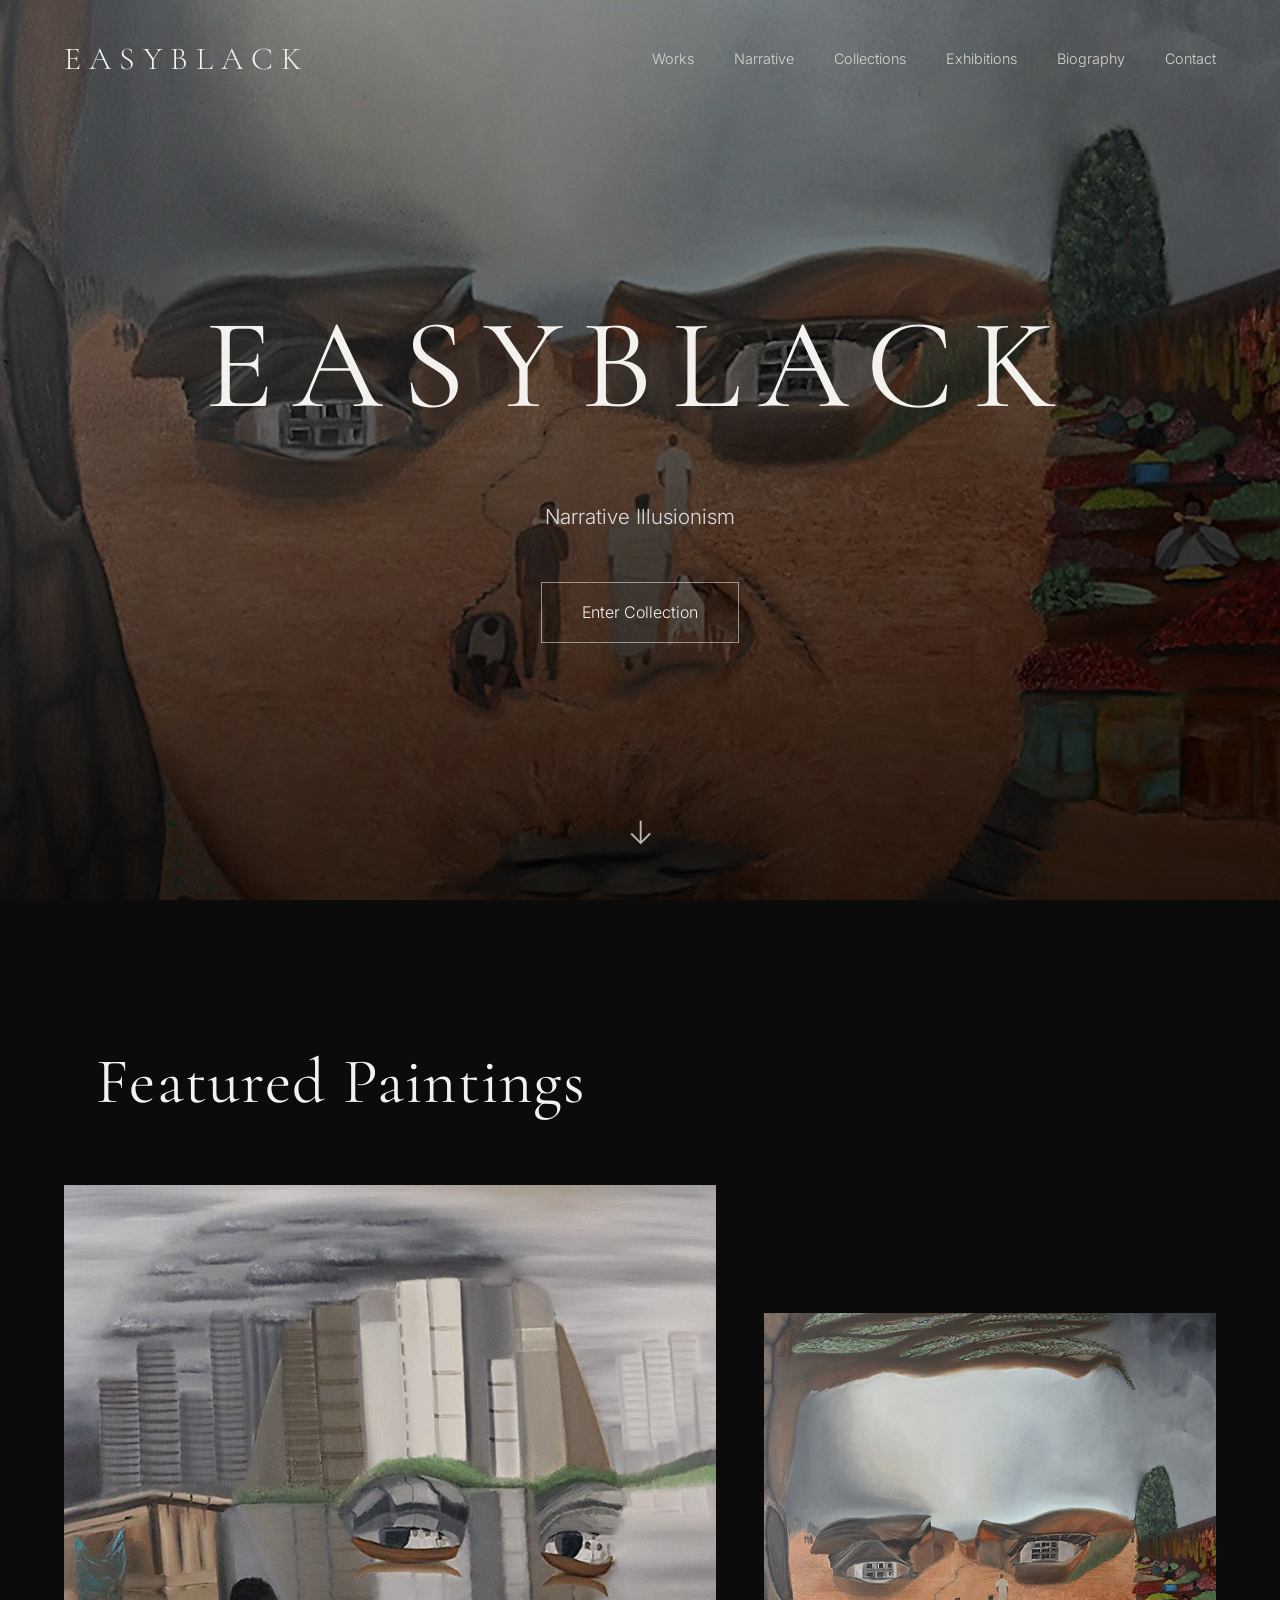
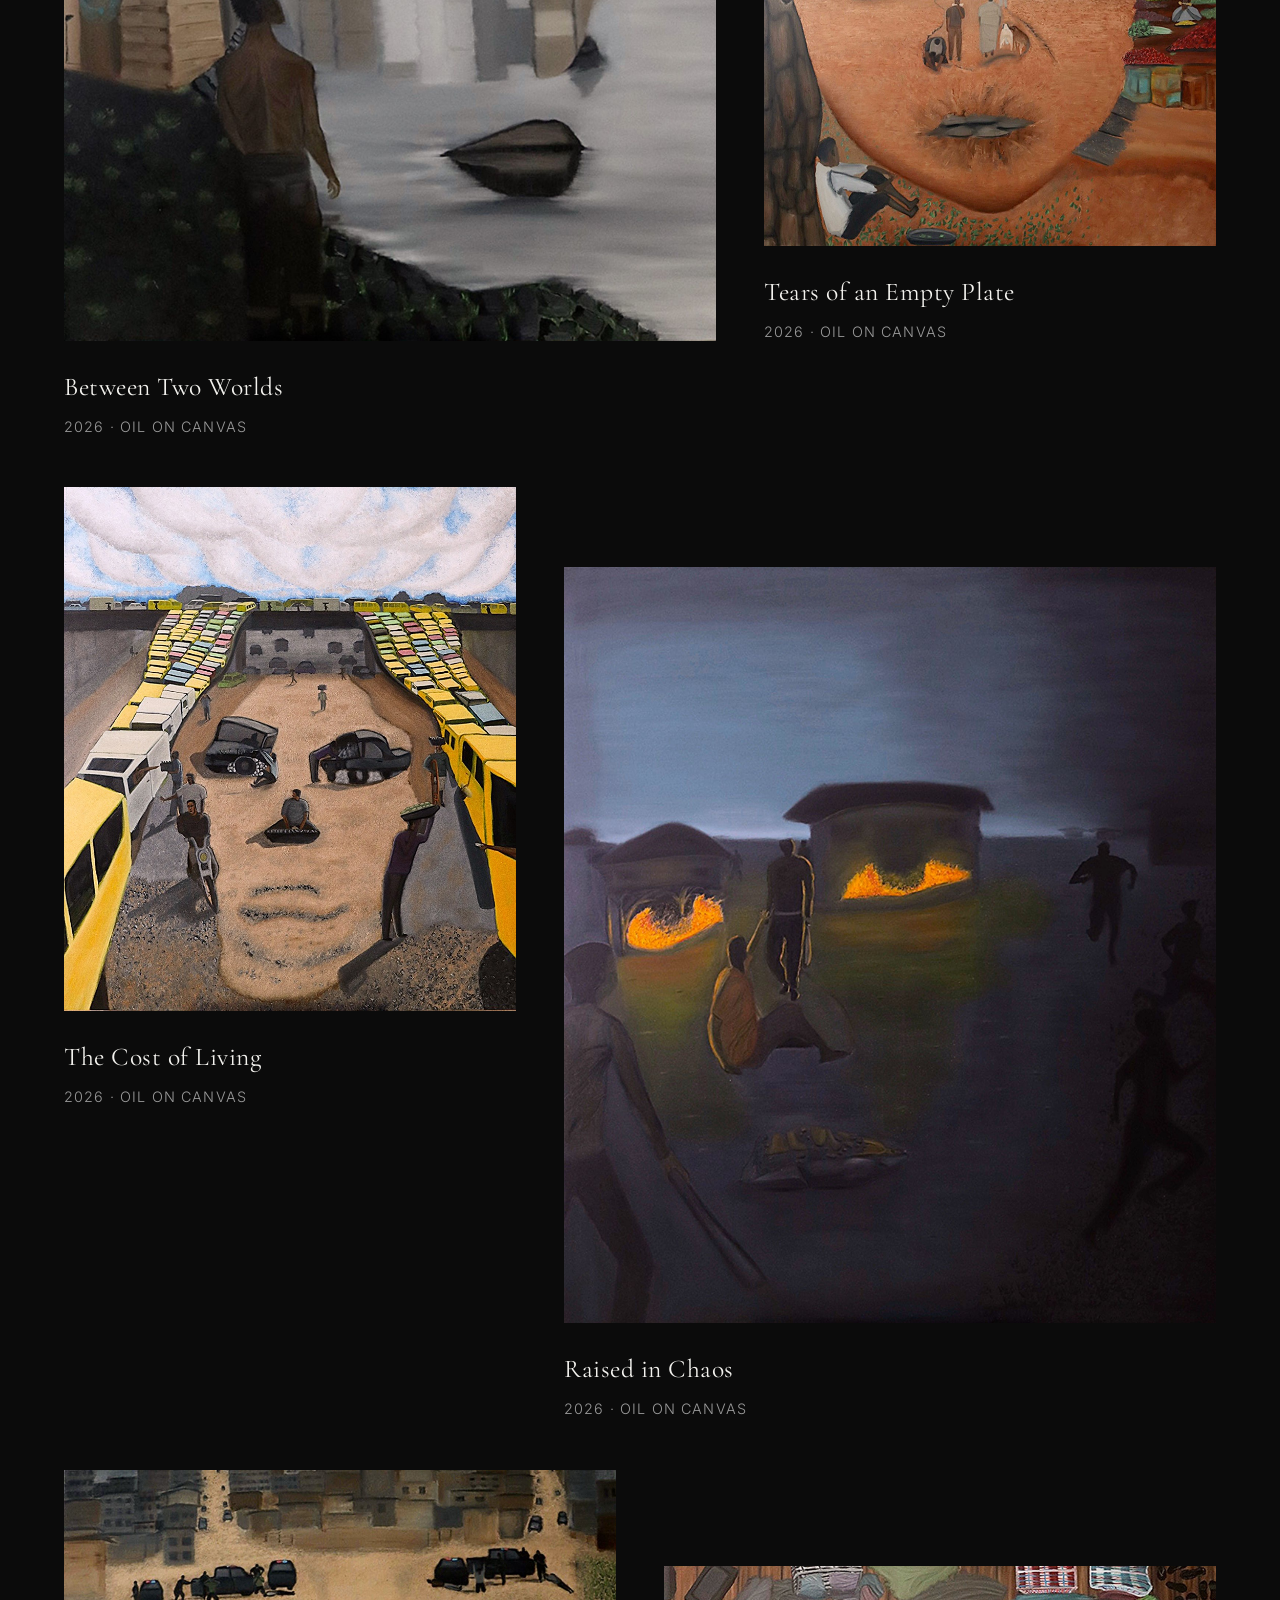
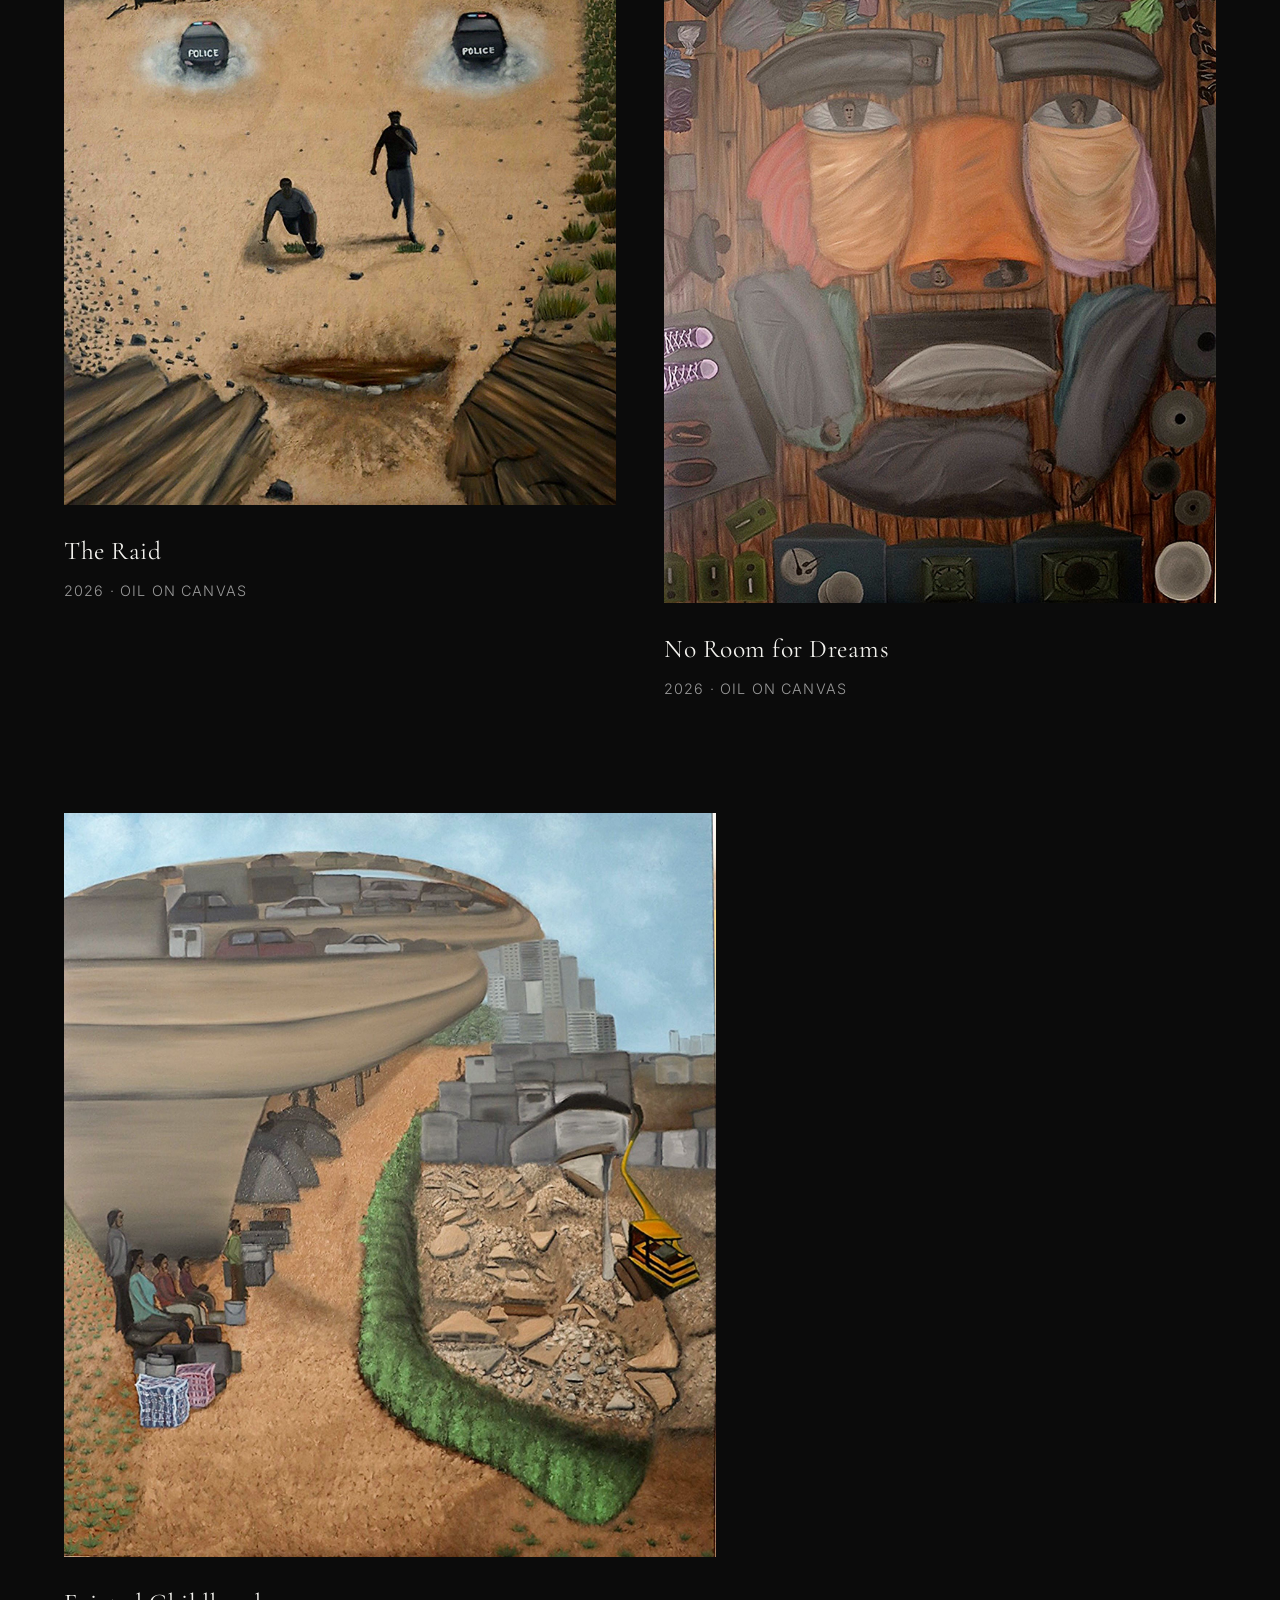
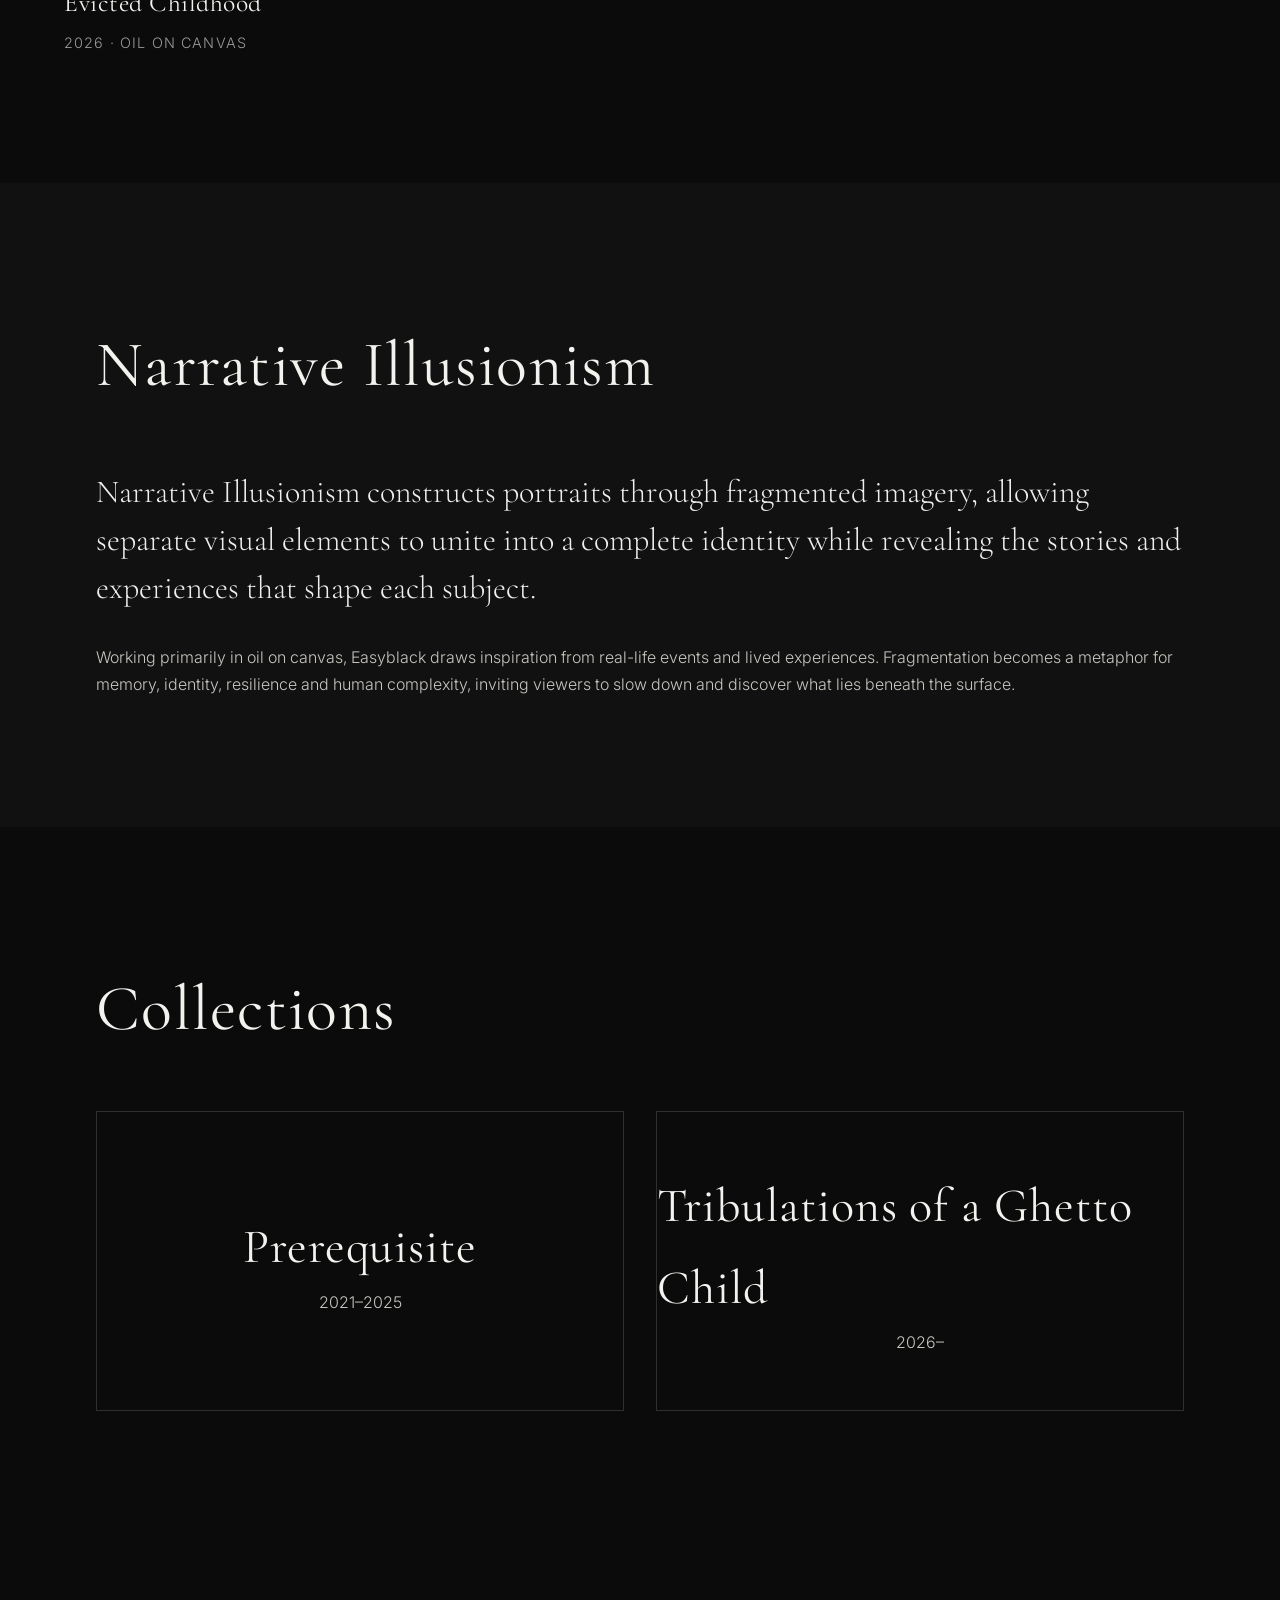
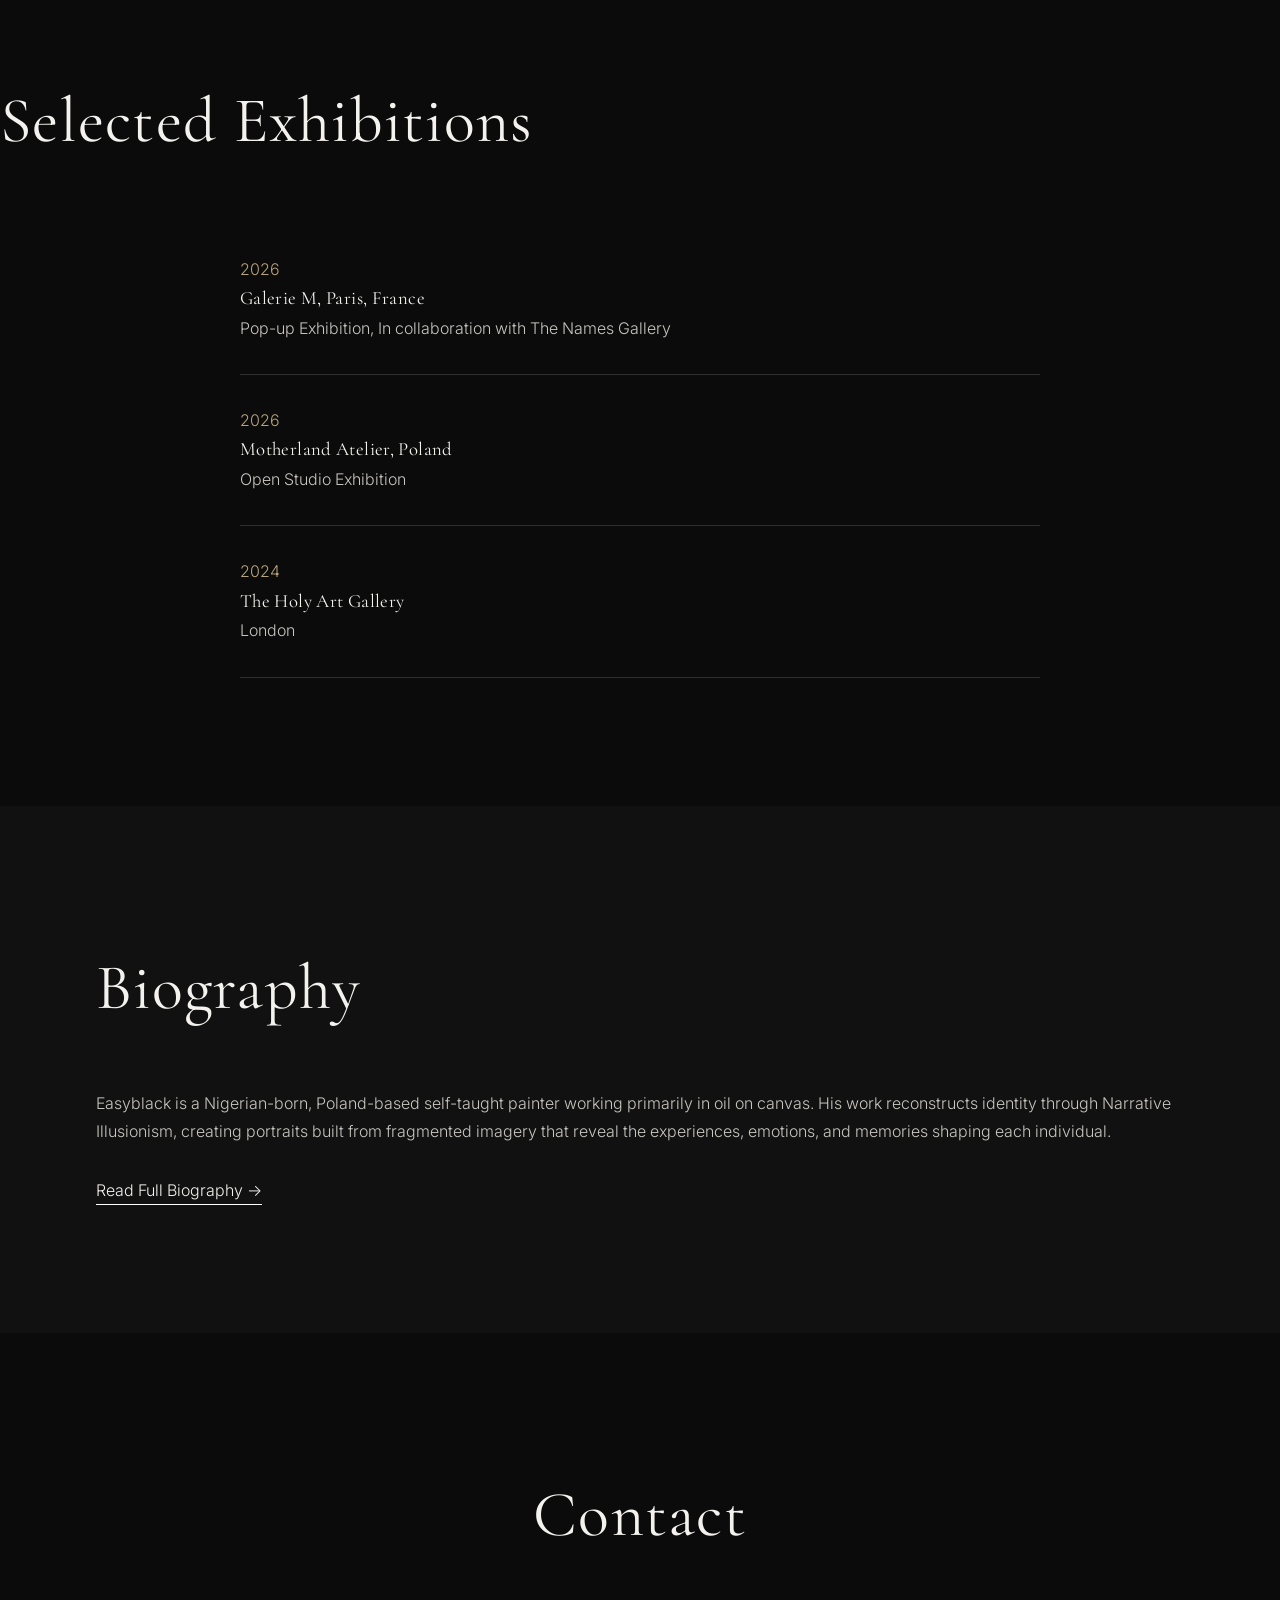
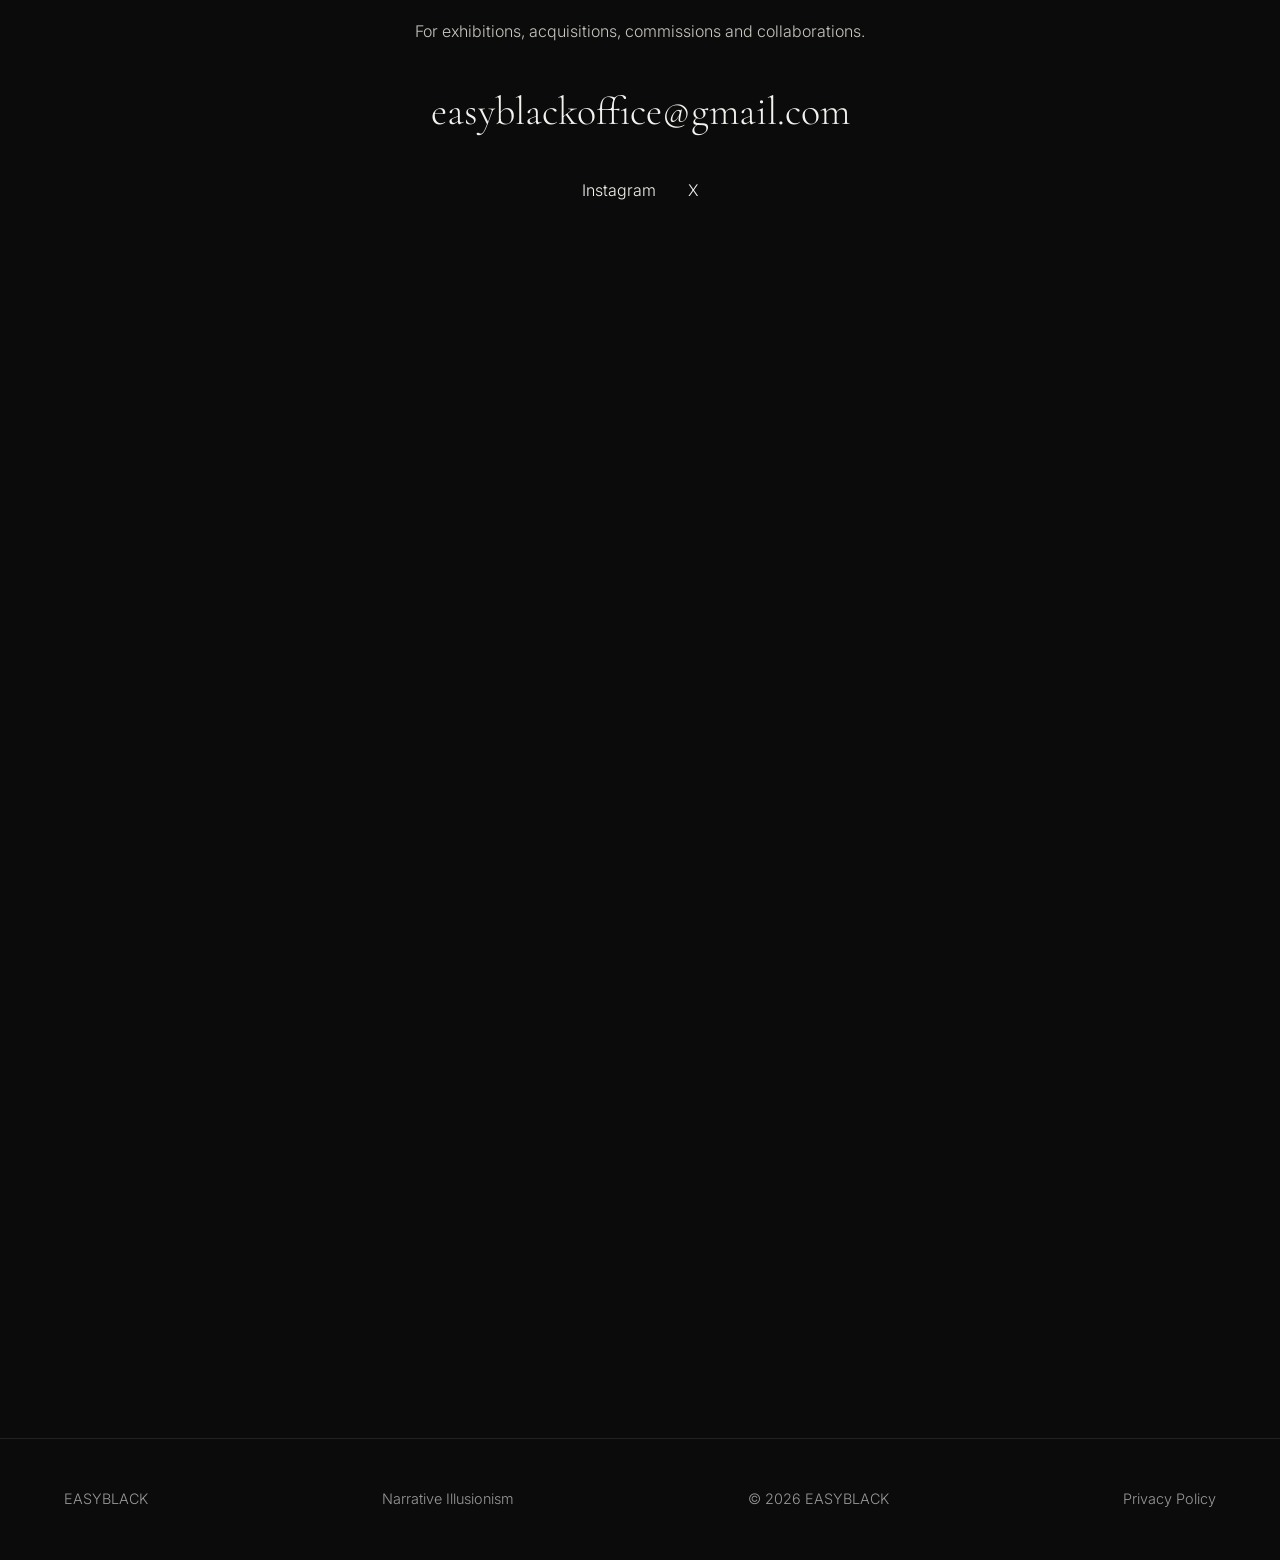
<file: index.html>
<!DOCTYPE html>
<html lang="en">

<head>

    <meta charset="UTF-8">
    <meta name="viewport" content="width=device-width, initial-scale=1">

    <title>EASYBLACK | Narrative Illusionism</title>

    <meta name="description"
        content="Easyblack is a Nigerian-born, Poland-based contemporary painter whose practice explores identity through Narrative Illusionism.">

        <meta property="og:title"
content="EASYBLACK | Narrative Illusionism">

<meta property="og:description"
content="Explore the paintings of EASYBLACK, Nigerian-born artist and creator of Narrative Illusionism.">

<meta property="og:image"
content="https://easyblackoffice.com/assets/images/artist/easyblack-portrait.jpeg">

<meta property="og:url"
content="https://easyblackoffice.com">

<meta property="og:type"
content="website">


<meta name="twitter:card"
content="summary_large_image">

<meta name="twitter:title"
content="EASYBLACK | Narrative Illusionism">

<meta name="twitter:description"
content="Nigerian-born, Poland-based painter exploring identity, memory and human experience through oil on canvas.">

<meta name="twitter:image"
content="https://easyblackoffice.com/assets/images/artist/easyblack-portrait.jpeg">

    <meta name="author" content="Easyblack">

    <meta property="og:title" content="EASYBLACK">

    <meta property="og:description"
        content="Narrative Illusionism | Contemporary Oil Paintings">

    <meta property="og:image"
        content="assets/images/artworks/tribulations/tears-of-an-empty-plate.jpeg">

    <meta property="og:type" content="website">

    <link rel="preconnect" href="https://fonts.googleapis.com">

    <link rel="preconnect" href="https://fonts.gstatic.com" crossorigin>

    <link href="https://fonts.googleapis.com/css2?family=Cormorant+Garamond:wght@300;400;500;600;700&family=Inter:wght@300;400;500;600&display=swap"
        rel="stylesheet">

    <link rel="stylesheet" href="assets/css/style.css">

    <link rel="stylesheet" href="assets/css/gallery.css">

    <link rel="stylesheet" href="assets/css/animations.css">

    <link rel="stylesheet" href="assets/css/responsive.css">


    <link rel="icon" type="image/png" href="assets/images/favicon.png">


    <script type="application/ld+json">
{
  "@context": "https://schema.org",
  "@type": "WebSite",
  "name": "EASYBLACK",
  "url": "https://easyblackoffice.com",
  "description": "Official website of EASYBLACK, creator of Narrative Illusionism paintings."
}
</script>

</head>

<body>

<header class="site-header">

    <div class="header-inner">

        <a href="index.html" class="logo">
            EASYBLACK
        </a>

        <button class="menu-button" aria-label="Open Navigation">
            ☰
        </button>

        <nav class="main-nav">

            <a href="#featured">Works</a>

            <a href="#narrative">Narrative</a>

            <a href="#collections">Collections</a>

            <a href="#exhibitions">Exhibitions</a>

            <a href="#biography">Biography</a>

            <a href="#contact">Contact</a>

        </nav>

    </div>

</header>





<section class="hero">

    <picture>

        <source media="(max-width:700px)"
            srcset="assets/images/artworks/tribulations/tears-of-an-empty-plate.jpeg">

        <source media="(max-width:1200px)"
            srcset="assets/images/artworks/tribulations/tears-of-an-empty-plate.jpeg">

        <img
            src="assets/images/artworks/tribulations/tears-of-an-empty-plate.jpeg"
            alt="Tears of an Empty Plate by Easyblack">

    </picture>

    <div class="hero-overlay"></div>

    <div class="hero-content">

        <h1>EASYBLACK</h1>

        <p>Narrative Illusionism</p>

        <a href="#featured" class="hero-button">

            Enter Collection

        </a>

    </div>

</section>





<section
id="featured"
class="featured-section">

<div class="section-heading">

<h2>

Featured Paintings

</h2>

</div>

<div
id="featured-gallery"
class="featured-gallery">

<!-- generated automatically -->

</div>

</section>





<section
id="narrative"
class="narrative-section">

<div class="content">

<h2>

Narrative Illusionism

</h2>

<p class="lead">

Narrative Illusionism constructs portraits through fragmented imagery, allowing separate visual elements to unite into a complete identity while revealing the stories and experiences that shape each subject.

</p>

<p>

Working primarily in oil on canvas, Easyblack draws inspiration from real-life events and lived experiences. Fragmentation becomes a metaphor for memory, identity, resilience and human complexity, inviting viewers to slow down and discover what lies beneath the surface.

</p>

</div>

</section>





<section
id="collections"
class="collections-section">

<h2>

Collections

</h2>

<div class="collections-grid">

<a
class="collection-card"
href="collections/prerequisite.html">

<h3>

Prerequisite

</h3>

<p>

2021–2025

</p>

</a>

<a
class="collection-card"
href="collections/tribulations.html">

<h3>

Tribulations of a Ghetto Child

</h3>

<p>

2026–

</p>

</a>

</div>

</section>





<section
id="exhibitions"
class="exhibitions-section">

<h2>

Selected Exhibitions

</h2>

<div class="timeline">

<div class="timeline-item">

<span>2026</span>

<h3>

Galerie M, Paris, France

</h3>

<p>

Pop-up Exhibition, In collaboration with The Names Gallery

</p>

</div>

<div class="timeline-item">

<span>2026</span>

<h3>

Motherland Atelier, Poland

</h3>

<p>

Open Studio Exhibition

</p>

</div>

<div class="timeline-item">

<span>2024</span>

<h3>

The Holy Art Gallery

</h3>

<p>

London

</p>

</div>

</div>

</section>





<section
id="biography"
class="biography-section">

<div class="content">

<h2>

Biography

</h2>

<p>

Easyblack is a Nigerian-born, Poland-based self-taught painter working primarily in oil on canvas. His work reconstructs identity through Narrative Illusionism, creating portraits built from fragmented imagery that reveal the experiences, emotions, and memories shaping each individual.

</p>

<a
href="about.html"
class="text-link">

Read Full Biography →

</a>

</div>

</section>





<section
id="contact"
class="contact-section">

<h2>

Contact

</h2>

<p>

For exhibitions, acquisitions, commissions and collaborations.

</p>

<a
class="email-link"
href="mailto:easyblackoffice@gmail.com">

easyblackoffice@gmail.com

</a>

<div class="social-links">

<a
href="https://instagram.com/easyblackoffice"
target="_blank">

Instagram

</a>

<a
href="https://x.com/easyblackoffice"
target="_blank">

X

</a>

</div>

</section>





<!-- THE EASYBLACK LETTER -->
<section id="newsletter" class="newsletter-section">
    <div class="newsletter-container">
        <iframe
            title="Subscribe to The EASYBLACK Letter"
            width="540"
            height="850"
            src="https://e6595832.sibforms.com/v2/serve/[base64]"
            frameborder="0"
            scrolling="no"
            allowfullscreen
            style="display:block; margin:0 auto; max-width:100%; width:540px;">
        </iframe>
    </div>
</section>
<!-- END THE EASYBLACK LETTER -->







<footer>

<div class="footer-inner">

<div>

EASYBLACK

</div>

<div>

Narrative Illusionism

</div>

<div>

© 2026 EASYBLACK

</div>

<div>
    <a href="privacy.html">Privacy Policy</a>
</div>

</div>

</footer>

<script src="assets/js/artworks.js"></script>

<script src="assets/js/gallery.js"></script>

<script src="assets/js/app.js"></script>

</body>

</html>
</file>
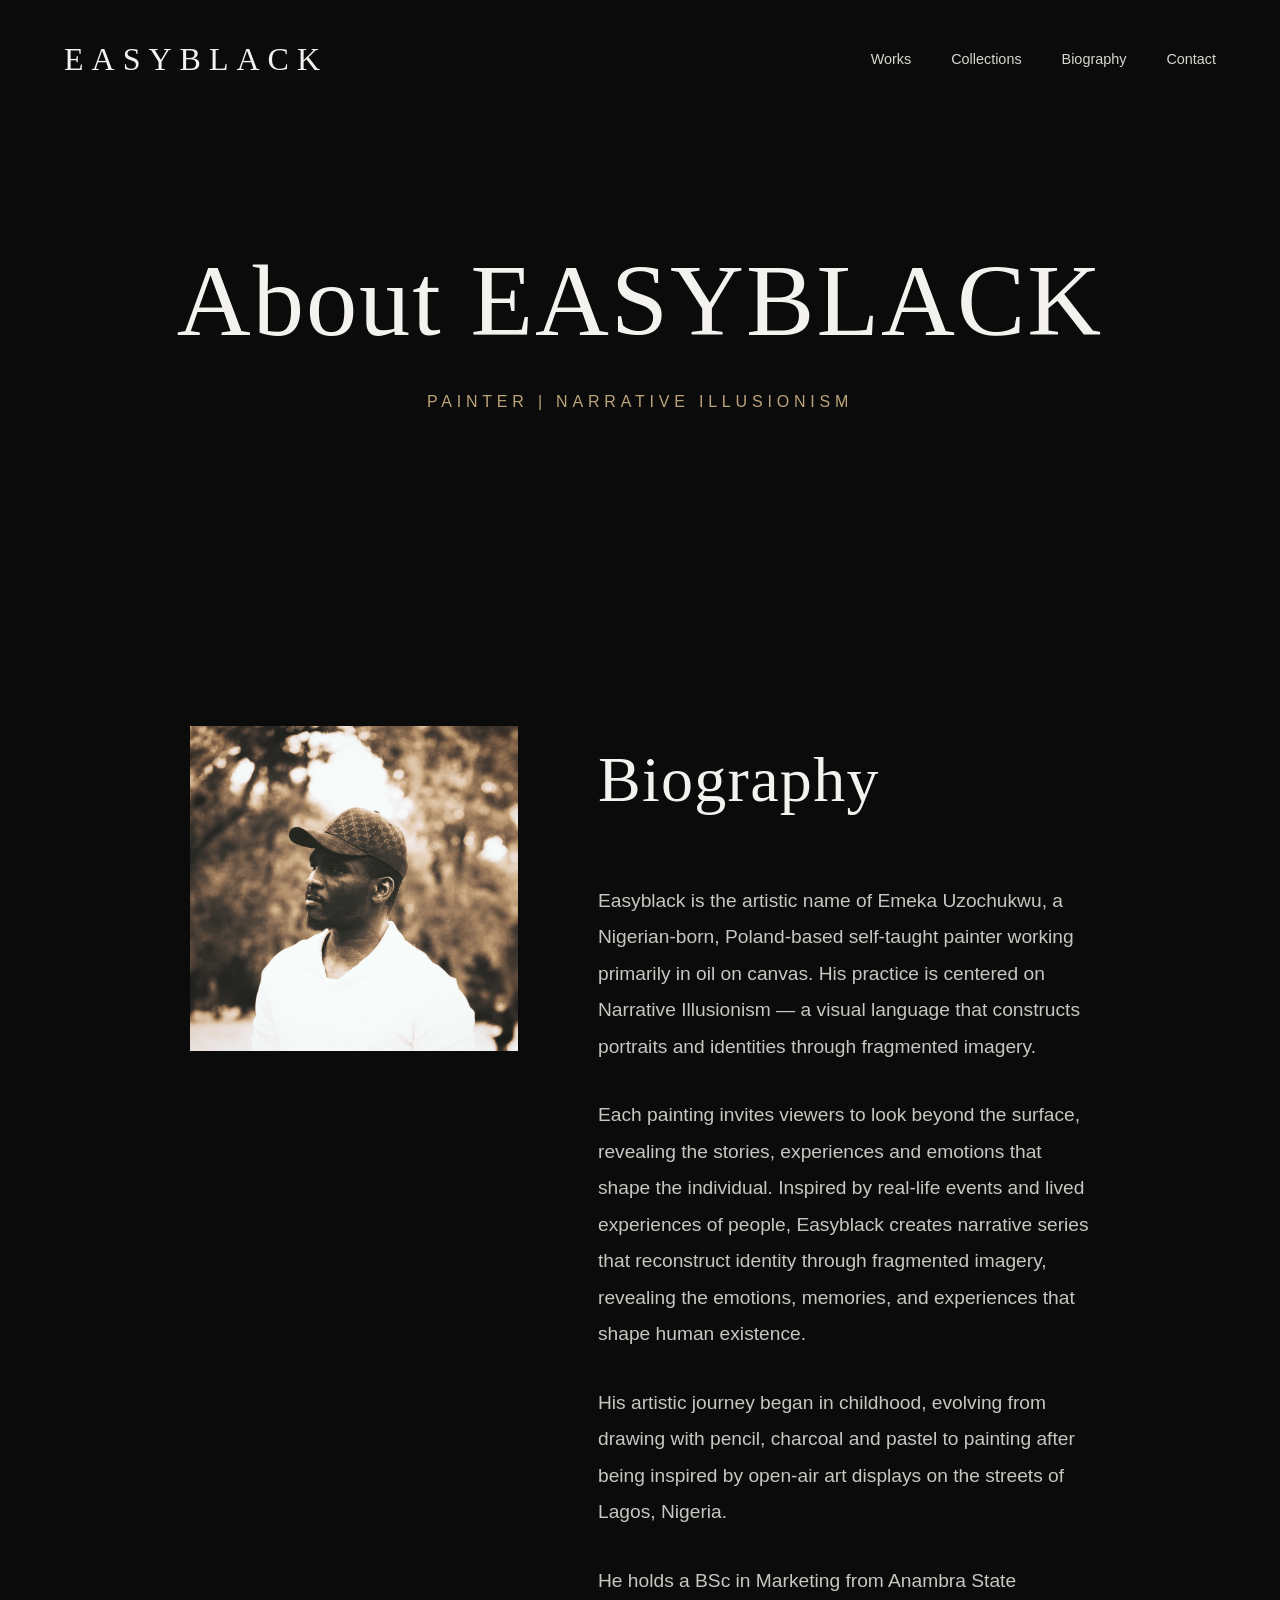
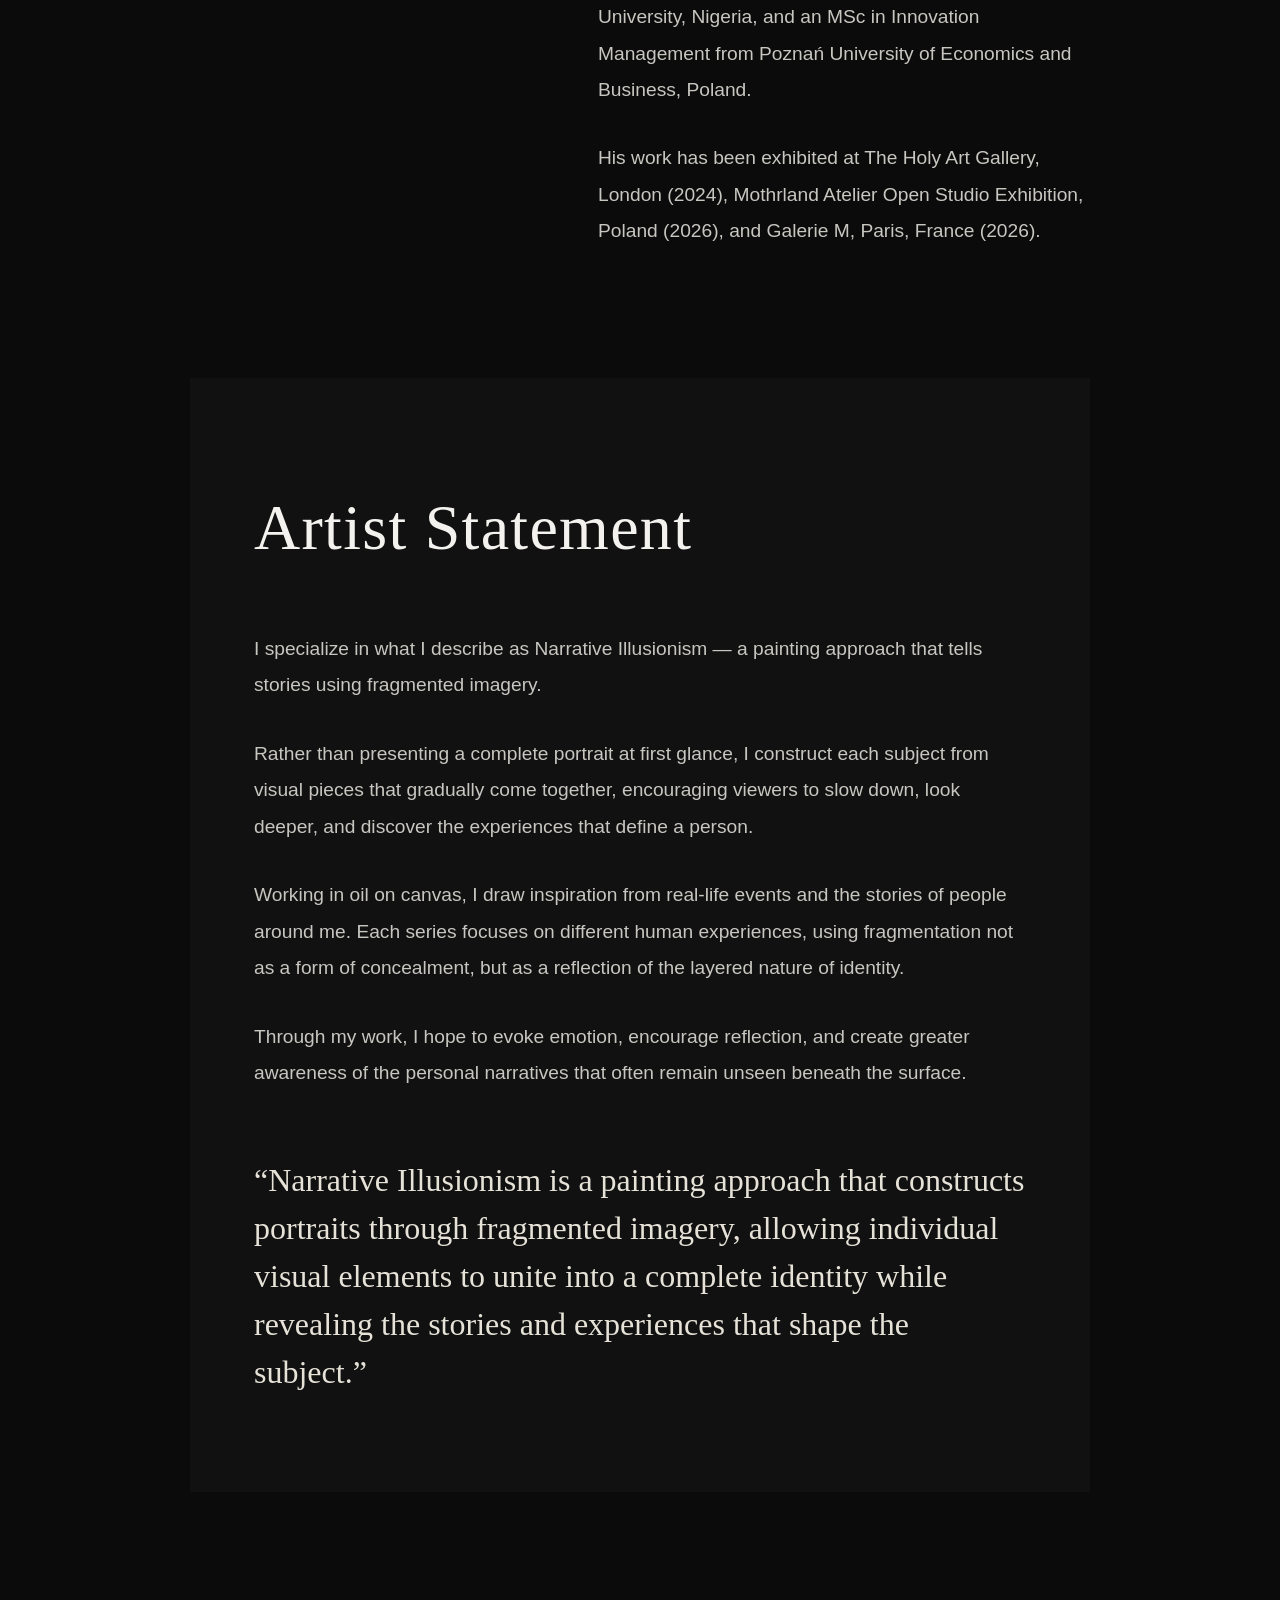
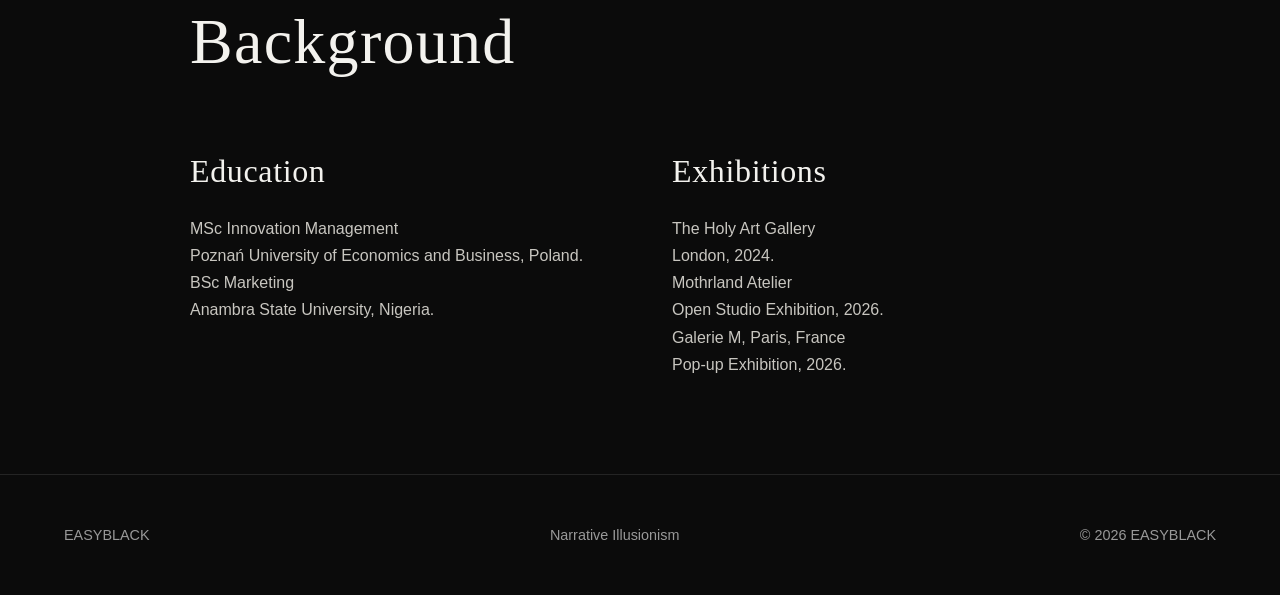
<file: about.html>
<!DOCTYPE html>
<html lang="en">

<head>

<meta charset="UTF-8">

<meta name="viewport" content="width=device-width, initial-scale=1.0">


<title>
About EASYBLACK | Nigerian Artist & Creator of Narrative Illusionism
</title>


<meta name="description"
content="Learn about EASYBLACK, a Nigerian-born, Poland-based painter and creator of Narrative Illusionism, exploring identity, memory and human experience through oil on canvas.">

<meta property="og:title"
content="About EASYBLACK | Nigerian Artist & Creator of Narrative Illusionism">

<meta property="og:description"
content="Discover the story, artistic journey and philosophy behind EASYBLACK's Narrative Illusionism practice.">

<meta property="og:image"
content="https://easyblackoffice.com/assets/images/artist/easyblack-portrait.jpeg">

<meta property="og:url"
content="https://easyblackoffice.com/about.html">

<meta property="og:type"
content="profile">


<link rel="stylesheet"
href="assets/css/style.css">


<link rel="stylesheet"
href="assets/css/about.css">


<link rel="stylesheet" href="assets/css/responsive.css">


<link rel="icon" type="image/png" href="assets/images/favicon.png">


<script type="application/ld+json">
{
  "@context": "https://schema.org",
  "@type": "VisualArtist",
  "name": "Easyblack",
  "url": "https://easyblackoffice.com",
  "image": "https://easyblackoffice.com/assets/images/artist/easyblack-portrait.jpeg",
  "description": "Nigerian-born, Poland-based painter and creator of Narrative Illusionism.",
  "artform": "Painting",
  "knowsAbout": [
    "Oil Painting",
    "Narrative Illusionism",
    "Contemporary Art",
    "Portrait Painting"
  ],
  "address": {
    "@type": "PostalAddress",
    "addressCountry": "Poland"
  }
}
</script>


</head>


<body>



<header class="site-header">

<div class="header-inner">


<a href="index.html"
class="logo">

EASYBLACK

</a>

<button class="menu-button" aria-label="Open Navigation">
            ☰
        </button>


<nav class="main-nav">

<a href="index.html#featured">
Works
</a>

<a href="index.html#collections">
Collections
</a>

<a href="about.html">
Biography
</a>

<a href="contact.html">
Contact
</a>


</nav>


</div>

</header>





<main>



<section class="about-hero">

<h1>

About EASYBLACK

</h1>

<p>

Painter | Narrative Illusionism

</p>

</section>





<section class="biography-content">

<div class="biography-layout">


<div class="artist-image">

<img 
src="assets/images/artist/easyblack-portrait.jpeg"
alt="Easyblack, Nigerian-born painter and creator of Narrative Illusionism"
loading="lazy">

</div>



<div class="biography-text">


<h2>

Biography

</h2>


<p>

Easyblack is the artistic name of Emeka Uzochukwu, a Nigerian-born, Poland-based self-taught painter working primarily in oil on canvas. His practice is centered on Narrative Illusionism — a visual language that constructs portraits and identities through fragmented imagery.

</p>


<p>

Each painting invites viewers to look beyond the surface, revealing the stories, experiences and emotions that shape the individual. Inspired by real-life events and lived experiences of people, Easyblack creates narrative series that reconstruct identity through fragmented imagery, revealing the emotions, memories, and experiences that shape human existence.

</p>


<p>

His artistic journey began in childhood, evolving from drawing with pencil, charcoal and pastel to painting after being inspired by open-air art displays on the streets of Lagos, Nigeria.

</p>


<p>

He holds a BSc in Marketing from Anambra State University, Nigeria, and an MSc in Innovation Management from Poznań University of Economics and Business, Poland.

</p>


<p>

His work has been exhibited at The Holy Art Gallery, London (2024), Mothrland Atelier Open Studio Exhibition, Poland (2026), and Galerie M, Paris, France (2026).

</p>

</div>


</div>

</section>






<section class="statement-content">


<h2>

Artist Statement

</h2>


<p>

I specialize in what I describe as Narrative Illusionism — a painting approach that tells stories using fragmented imagery.

</p>


<p>

Rather than presenting a complete portrait at first glance, I construct each subject from visual pieces that gradually come together, encouraging viewers to slow down, look deeper, and discover the experiences that define a person.

</p>


<p>

Working in oil on canvas, I draw inspiration from real-life events and the stories of people around me. Each series focuses on different human experiences, using fragmentation not as a form of concealment, but as a reflection of the layered nature of identity.

</p>


<p>

Through my work, I hope to evoke emotion, encourage reflection, and create greater awareness of the personal narratives that often remain unseen beneath the surface.

</p>


<blockquote>

“Narrative Illusionism is a painting approach that constructs portraits through fragmented imagery, allowing individual visual elements to unite into a complete identity while revealing the stories and experiences that shape the subject.”

</blockquote>


</section>





<section class="education-content">


<h2>

Background

</h2>


<div class="education-grid">


<div>

<h3>

Education

</h3>


<p>

MSc Innovation Management<br>

Poznań University of Economics and Business, Poland.

</p>


<p>

BSc Marketing<br>

Anambra State University, Nigeria.

</p>


</div>




<div>

<h3>

Exhibitions

</h3>


<p>

The Holy Art Gallery<br>

London, 2024.

</p>


<p>

Mothrland Atelier<br>

Open Studio Exhibition, 2026.

</p>


<p>

Galerie M, Paris, France<br>

Pop-up Exhibition, 2026.

</p>


</div>


</div>


</section>



</main>






<footer>

<div class="footer-inner">


<div>
EASYBLACK
</div>


<div>
Narrative Illusionism
</div>


<div>
© 2026 EASYBLACK
</div>


</div>

</footer>

<script src="assets/js/app.js"></script>

</body>

</html>
</file>
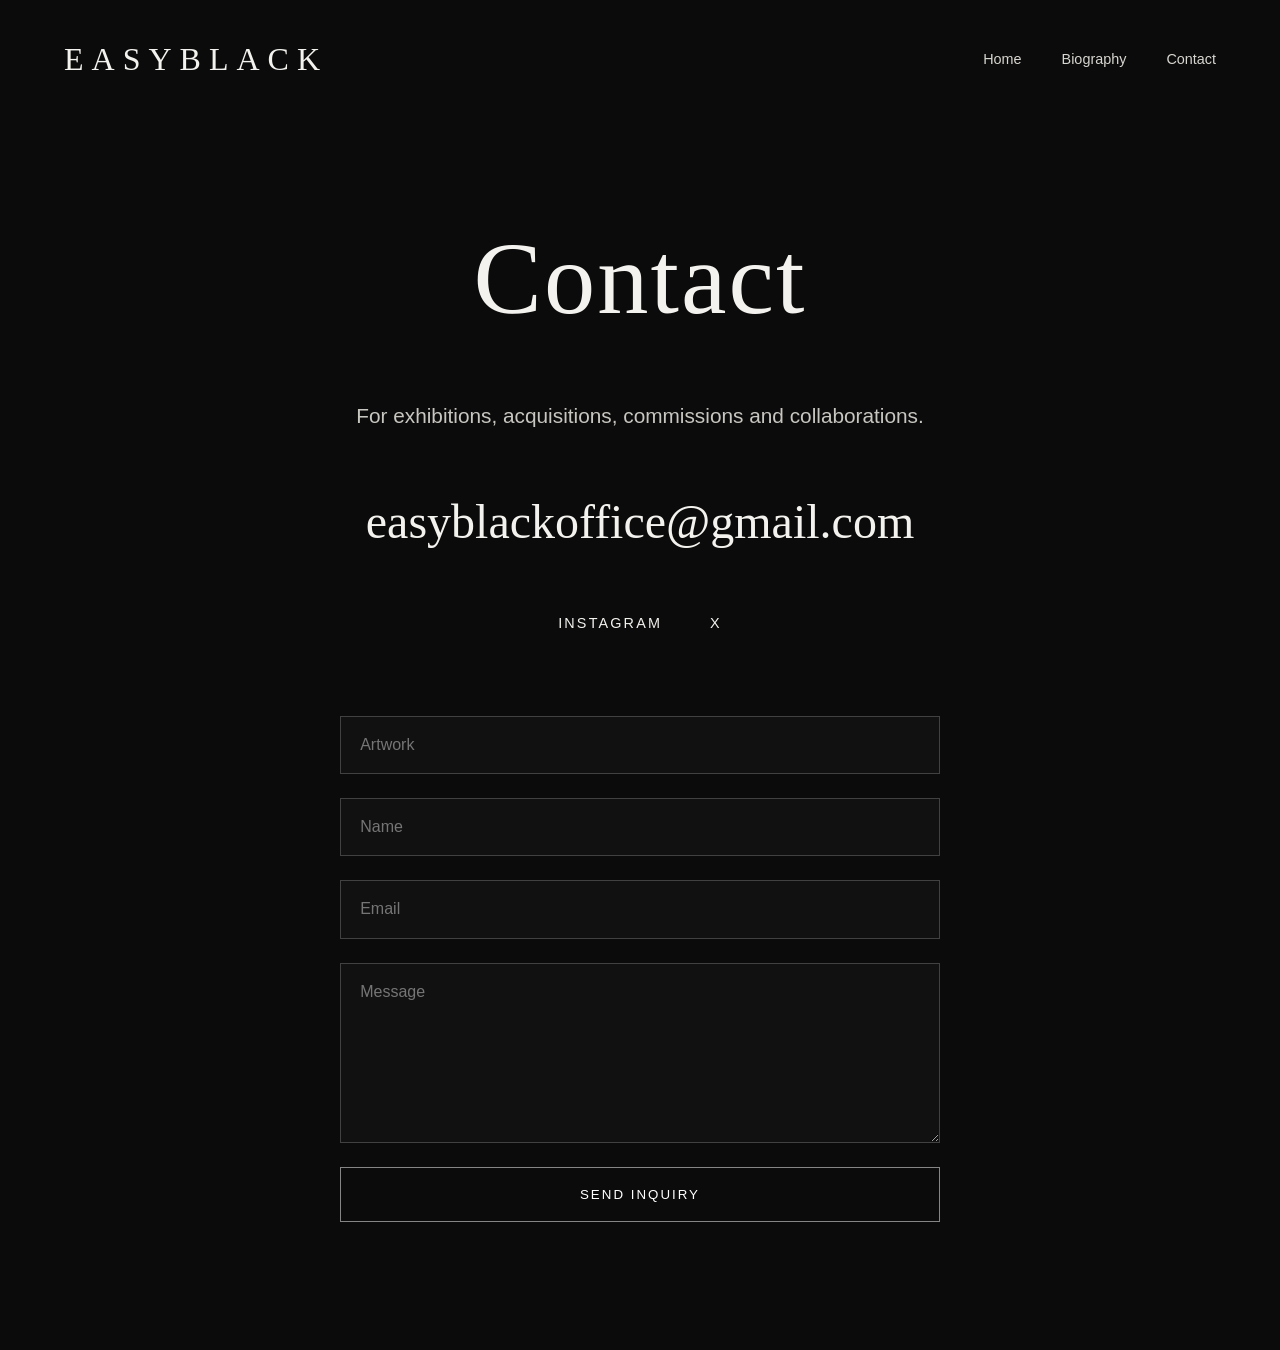
<file: contact.html>
<!DOCTYPE html>
<html lang="en">

<head>

<meta charset="UTF-8">

<meta name="viewport" content="width=device-width, initial-scale=1.0">


<title>
Contact EASYBLACK | Artwork Enquiries & Exhibitions
</title>

<meta name="description"
content="Contact EASYBLACK for artwork enquiries, exhibitions, collaborations and information about available paintings.">

<meta property="og:title"
content="Contact EASYBLACK | Artwork Enquiries">

<meta property="og:description"
content="Contact EASYBLACK for artwork enquiries, exhibitions and collaborations.">

<meta property="og:image"
content="https://easyblackoffice.com/assets/images/artist/easyblack-portrait.jpeg">

<meta property="og:url"
content="https://easyblackoffice.com/contact.html">

<meta property="og:type"
content="website">


<link rel="stylesheet"
href="assets/css/style.css">


<link rel="stylesheet"
href="assets/css/contact.css">


<link rel="stylesheet" href="assets/css/responsive.css">


<link rel="icon" type="image/png" href="assets/images/favicon.png">


</head>


<body>



<header class="site-header">

<div class="header-inner">


<a href="index.html"
class="logo">

EASYBLACK

</a>

<button class="menu-button" aria-label="Open Navigation">
            ☰
        </button>

<nav class="main-nav">

<a href="index.html">
Home
</a>


<a href="about.html">
Biography
</a>


<a href="contact.html">
Contact
</a>


</nav>


</div>

</header>





<section class="contact-page">


<h1>

Contact

</h1>


<p>

For exhibitions, acquisitions, commissions and collaborations.

</p>



<a href="mailto:easyblackoffice@gmail.com">
easyblackoffice@gmail.com
</a>




<div class="social-links">


<a href="https://instagram.com/easyblackoffice"
target="_blank">

Instagram

</a>


<a href="https://x.com/easyblackoffice"
target="_blank">

X

</a>


</div>





<form 
class="contact-form"
action="https://formspree.io/f/maqrzpyw"
method="POST">


<input
type="text"
id="artwork"
name="artwork"
placeholder="Artwork"
readonly>


<input
type="text"
name="name"
placeholder="Name"
required>


<input
type="email"
name="email"
placeholder="Email"
required>


<textarea
name="message"
placeholder="Message"
required></textarea>


<button type="submit">

Send Inquiry

</button>


</form>


</section>


<script>

const params = new URLSearchParams(
window.location.search
);

const artwork =
params.get("artwork");


if(artwork){

document.getElementById("artwork").value =
artwork;

}

</script>


<script src="assets/js/app.js"></script>


</body>

</html>
</file>
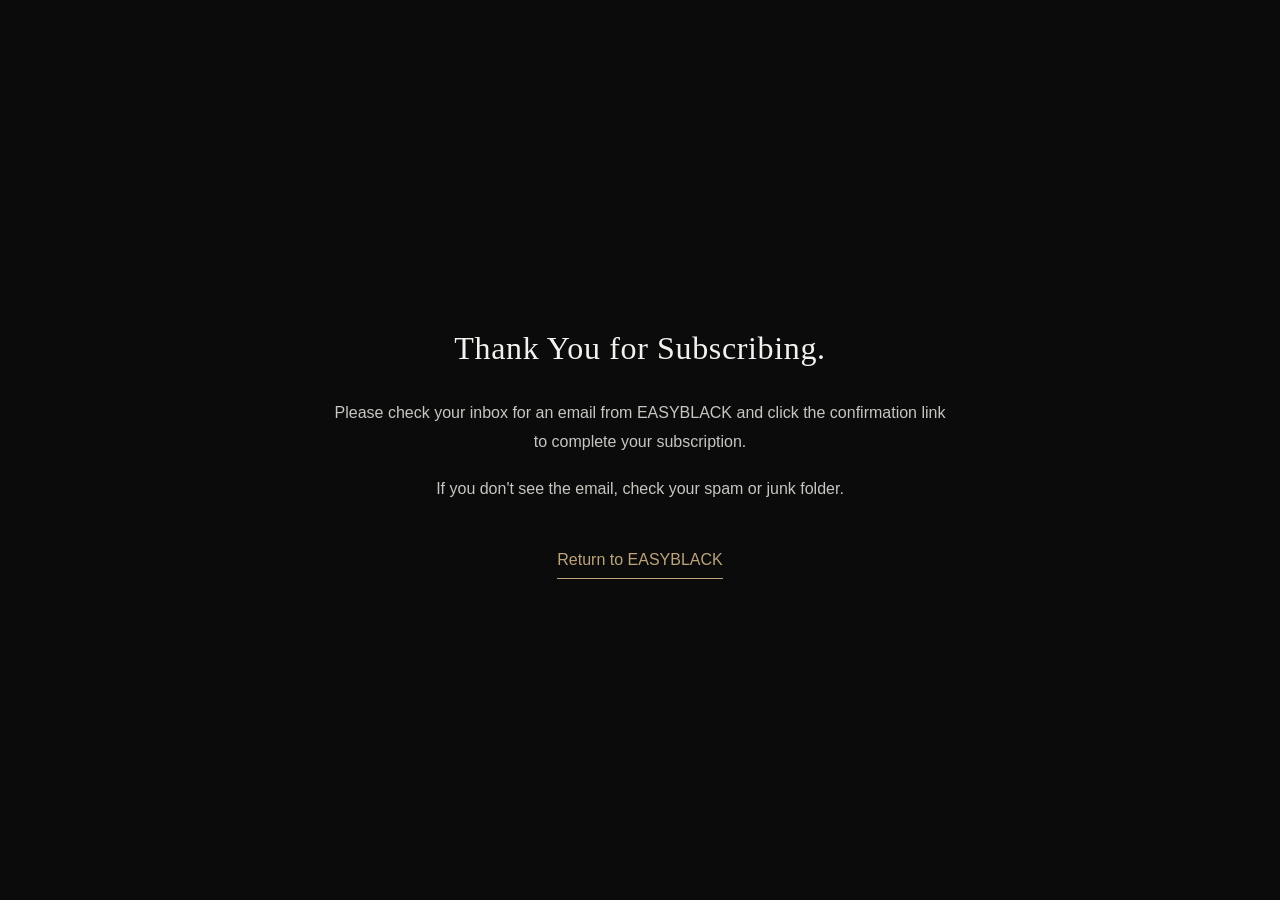
<file: newsletter-confirmation.html>
<!DOCTYPE html>
<html lang="en">
<head>
    <meta charset="UTF-8">
    <meta name="viewport" content="width=device-width, initial-scale=1.0">
    <meta name="theme-color" content="#0B0B0B">
    <title>Thank You | EASYBLACK</title>
    <link rel="stylesheet" href="assets/css/style.css">
    <link rel="stylesheet" href="assets/css/responsive.css">
    <style>
        .confirmation-page {
            min-height: 100vh;
            display: flex;
            align-items: center;
            justify-content: center;
            padding: 40px 24px;
            text-align: center;
        }

        .confirmation-content {
            max-width: 620px;
        }

        .confirmation-content h1 {
            margin-bottom: 24px;
        }

        .confirmation-content p {
            line-height: 1.8;
            margin-bottom: 18px;
        }

        .confirmation-link {
            display: inline-block;
            margin-top: 24px;
            color: #BCA47A;
            text-decoration: none;
            border-bottom: 1px solid #BCA47A;
            padding-bottom: 5px;
        }
    </style>
</head>
<body>
    <main class="confirmation-page">
        <div class="confirmation-content">
            <h1>Thank You for Subscribing.</h1>

            <p>
                Please check your inbox for an email from EASYBLACK
                and click the confirmation link to complete your subscription.
            </p>

            <p>
                If you don't see the email, check your spam or junk folder.
            </p>

            <a class="confirmation-link" href="index.html">
                Return to EASYBLACK
            </a>
        </div>
    </main>
</body>
</html>
</file>
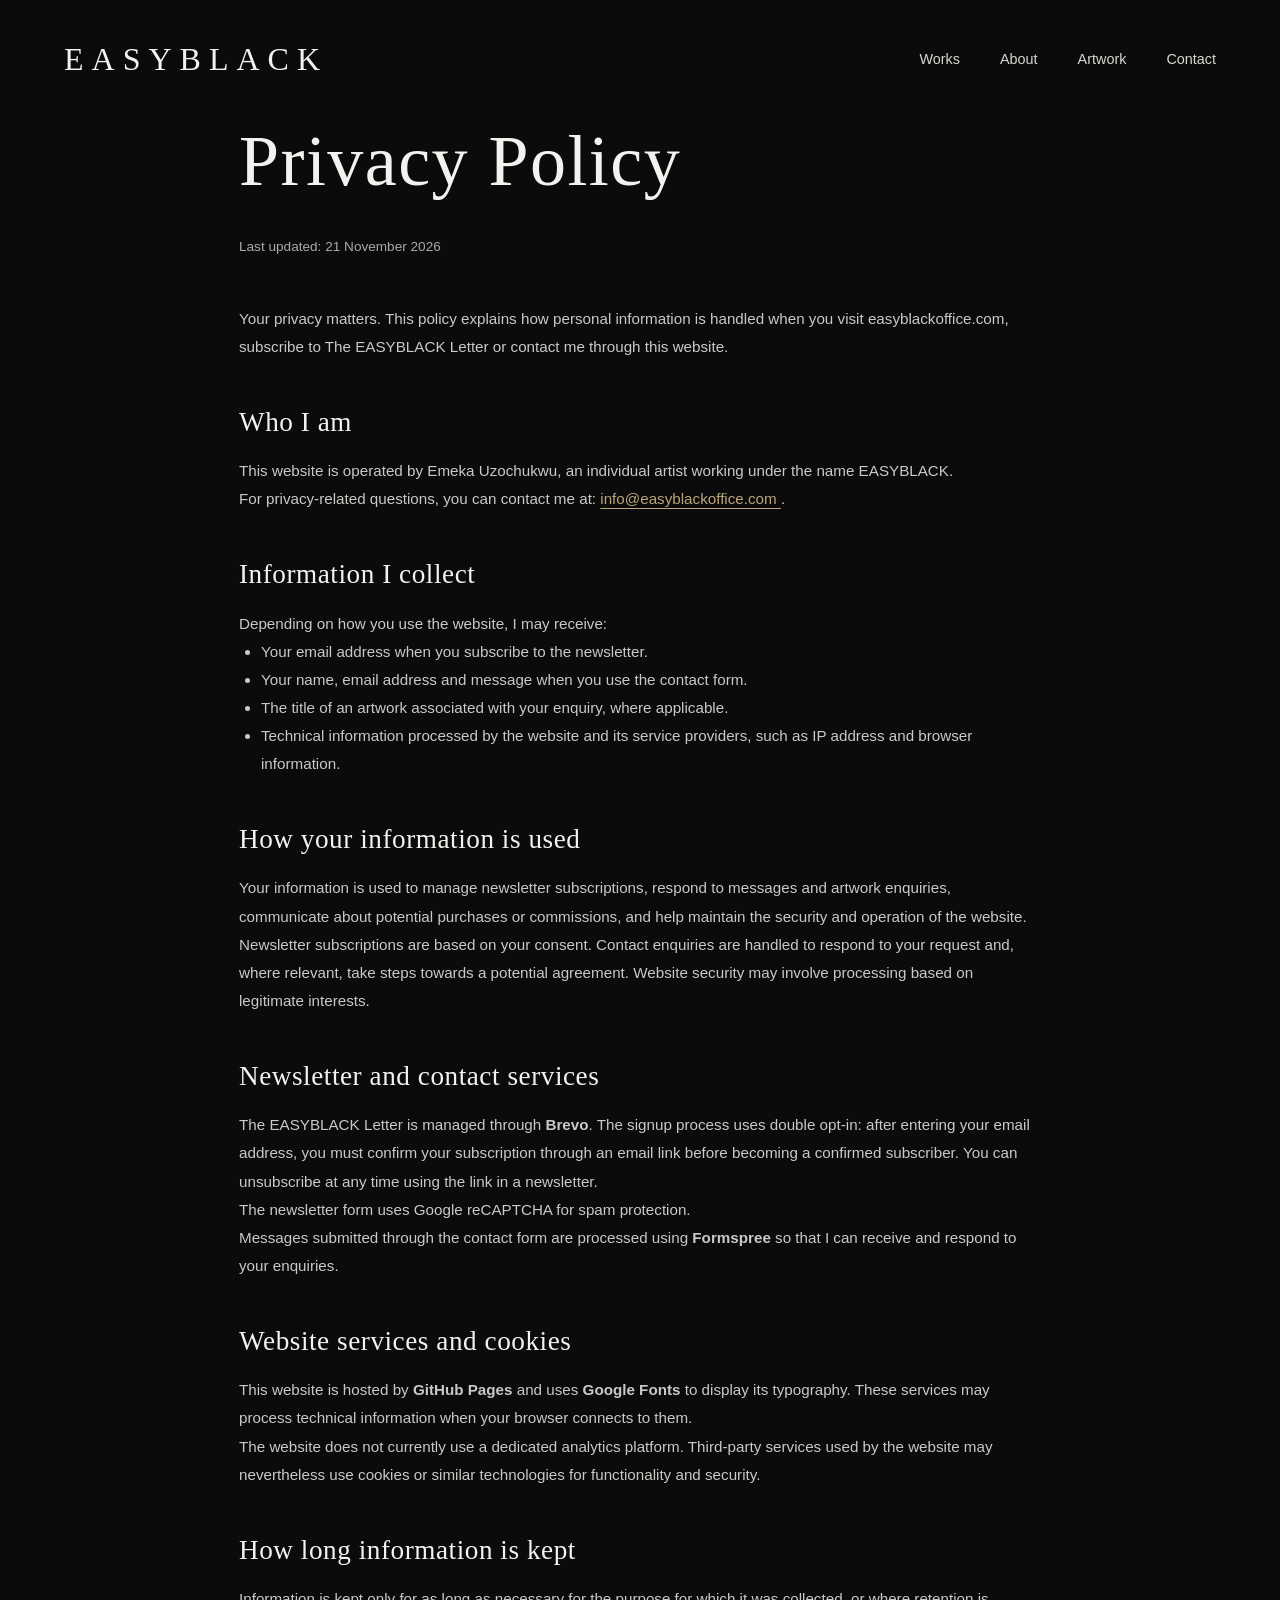
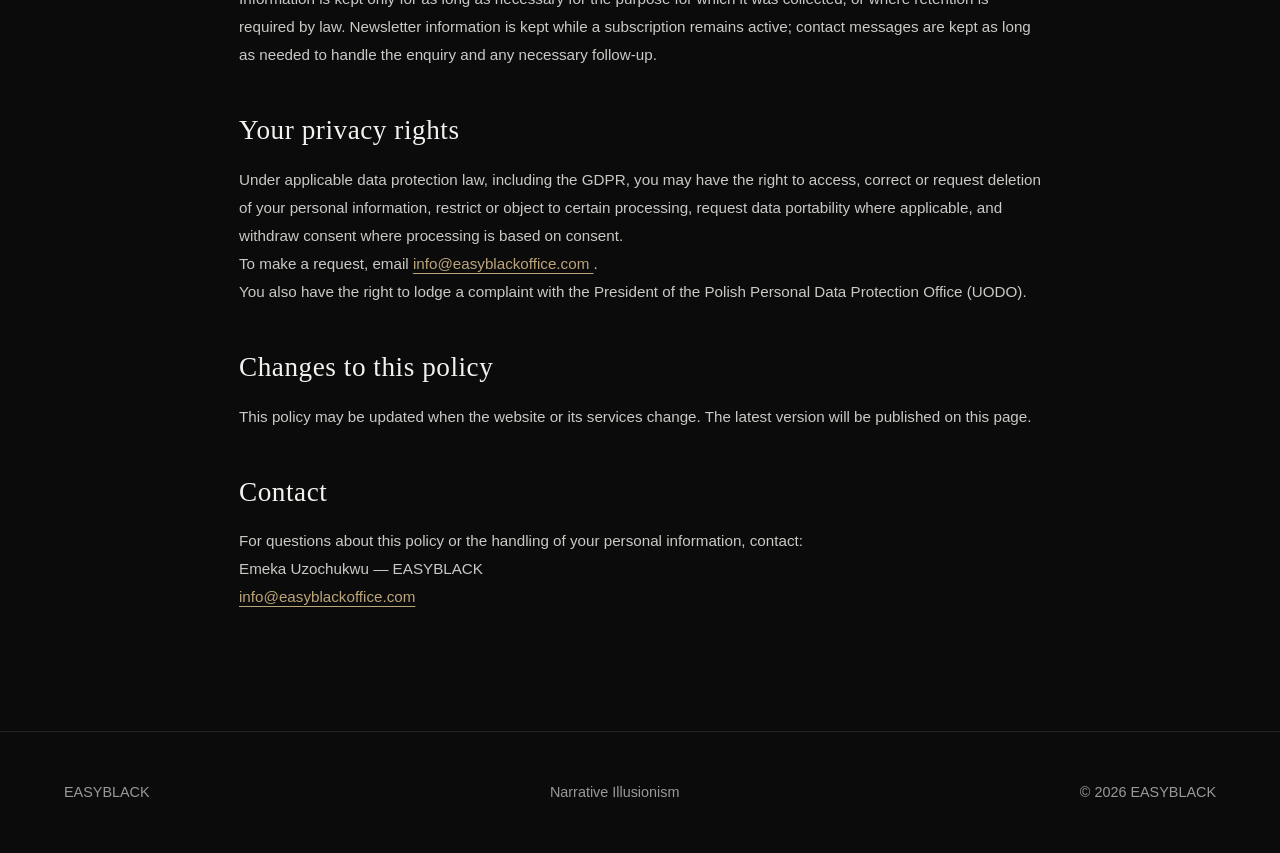
<file: privacy.html>
<!DOCTYPE html>
<html lang="en">

<head>
    <meta charset="UTF-8">
    <meta name="viewport" content="width=device-width, initial-scale=1.0">

    <title>Privacy Policy | EASYBLACK</title>

    <meta name="description"
        content="Privacy Policy for EASYBLACK and easyblackoffice.com.">

    <meta property="og:title" content="Privacy Policy | EASYBLACK">
    <meta property="og:url" content="https://easyblackoffice.com/privacy.html">
    <meta property="og:type" content="website">

    <link rel="stylesheet" href="assets/css/style.css">
    <link rel="stylesheet" href="assets/css/responsive.css">
    <link rel="icon" type="image/png" href="assets/images/favicon.png">

    <style>
        .privacy-page {
            max-width: 850px;
            margin: 0 auto;
            padding: 100px 24px 120px;
            color: #F3F2EE;
        }

        .privacy-page h1,
        .privacy-page h2 {
            font-family: "Cormorant Garamond", serif;
            font-weight: 400;
        }

        .privacy-page h1 {
            font-size: clamp(2.8rem, 6vw, 4.5rem);
            margin-bottom: 12px;
        }

        .privacy-page .updated {
            color: #aaa;
            font-size: 0.85rem;
            margin-bottom: 45px;
        }

        .privacy-page h2 {
            font-size: 1.7rem;
            margin: 38px 0 12px;
        }

        .privacy-page p,
        .privacy-page li {
            font-size: 0.95rem;
            line-height: 1.85;
            color: #c9c9c5;
        }

        .privacy-page ul {
            padding-left: 22px;
        }

        .privacy-page a {
            color: #BCA47A;
            text-decoration: underline;
            text-underline-offset: 4px;
        }

        @media (max-width: 600px) {
            .privacy-page {
                padding: 70px 22px 90px;
            }
        }
    </style>
</head>

<body>

<header class="site-header">
    <div class="header-inner">

        <a href="index.html" class="logo">EASYBLACK</a>

        <button class="menu-button" aria-label="Open Navigation">
            ☰
        </button>

        <nav class="main-nav">
            <a href="index.html#featured">Works</a>
            <a href="about.html">About</a>
            <a href="artwork.html">Artwork</a>
            <a href="contact.html">Contact</a>
        </nav>

    </div>
</header>

<main>

<section class="privacy-page">

    <h1>Privacy Policy</h1>

    <p class="updated">Last updated: 21 November 2026</p>

    <p>
        Your privacy matters. This policy explains how personal
        information is handled when you visit easyblackoffice.com,
        subscribe to The EASYBLACK Letter or contact me through
        this website.
    </p>

    <h2>Who I am</h2>

    <p>
        This website is operated by Emeka Uzochukwu, an individual
        artist working under the name EASYBLACK.
    </p>

    <p>
        For privacy-related questions, you can contact me at:
        <a href="mailto:info@easyblackoffice.com">
            info@easyblackoffice.com
        </a>.
    </p>

    <h2>Information I collect</h2>

    <p>
        Depending on how you use the website, I may receive:
    </p>

    <ul>
        <li>Your email address when you subscribe to the newsletter.</li>
        <li>Your name, email address and message when you use the contact form.</li>
        <li>The title of an artwork associated with your enquiry, where applicable.</li>
        <li>Technical information processed by the website and its service providers, such as IP address and browser information.</li>
    </ul>

    <h2>How your information is used</h2>

    <p>
        Your information is used to manage newsletter subscriptions,
        respond to messages and artwork enquiries, communicate about
        potential purchases or commissions, and help maintain the
        security and operation of the website.
    </p>

    <p>
        Newsletter subscriptions are based on your consent.
        Contact enquiries are handled to respond to your request
        and, where relevant, take steps towards a potential agreement.
        Website security may involve processing based on legitimate
        interests.
    </p>

    <h2>Newsletter and contact services</h2>

    <p>
        The EASYBLACK Letter is managed through <strong>Brevo</strong>.
        The signup process uses double opt-in: after entering your
        email address, you must confirm your subscription through
        an email link before becoming a confirmed subscriber.
        You can unsubscribe at any time using the link in a newsletter.
    </p>

    <p>
        The newsletter form uses Google reCAPTCHA for spam protection.
    </p>

    <p>
        Messages submitted through the contact form are processed
        using <strong>Formspree</strong> so that I can receive and
        respond to your enquiries.
    </p>

    <h2>Website services and cookies</h2>

    <p>
        This website is hosted by <strong>GitHub Pages</strong>
        and uses <strong>Google Fonts</strong> to display its typography.
        These services may process technical information when your
        browser connects to them.
    </p>

    <p>
        The website does not currently use a dedicated analytics
        platform. Third-party services used by the website may
        nevertheless use cookies or similar technologies for
        functionality and security.
    </p>

    <h2>How long information is kept</h2>

    <p>
        Information is kept only for as long as necessary for the
        purpose for which it was collected, or where retention is
        required by law. Newsletter information is kept while a
        subscription remains active; contact messages are kept
        as long as needed to handle the enquiry and any necessary
        follow-up.
    </p>

    <h2>Your privacy rights</h2>

    <p>
        Under applicable data protection law, including the GDPR,
        you may have the right to access, correct or request deletion
        of your personal information, restrict or object to certain
        processing, request data portability where applicable, and
        withdraw consent where processing is based on consent.
    </p>

    <p>
        To make a request, email
        <a href="mailto:info@easyblackoffice.com">
            info@easyblackoffice.com
        </a>.
    </p>

    <p>
        You also have the right to lodge a complaint with the
        President of the Polish Personal Data Protection Office
        (UODO).
    </p>

    <h2>Changes to this policy</h2>

    <p>
        This policy may be updated when the website or its services
        change. The latest version will be published on this page.
    </p>

    <h2>Contact</h2>

    <p>
        For questions about this policy or the handling of your
        personal information, contact:
    </p>

    <p>
        Emeka Uzochukwu — EASYBLACK<br>
        <a href="mailto:info@easyblackoffice.com">
            info@easyblackoffice.com
        </a>
    </p>

</section>

</main>

<footer>
    <div class="footer-inner">
        <div>EASYBLACK</div>
        <div>Narrative Illusionism</div>
        <div>© 2026 EASYBLACK</div>
    </div>
</footer>

<script src="assets/js/app.js"></script>

</body>
</html>
</file>
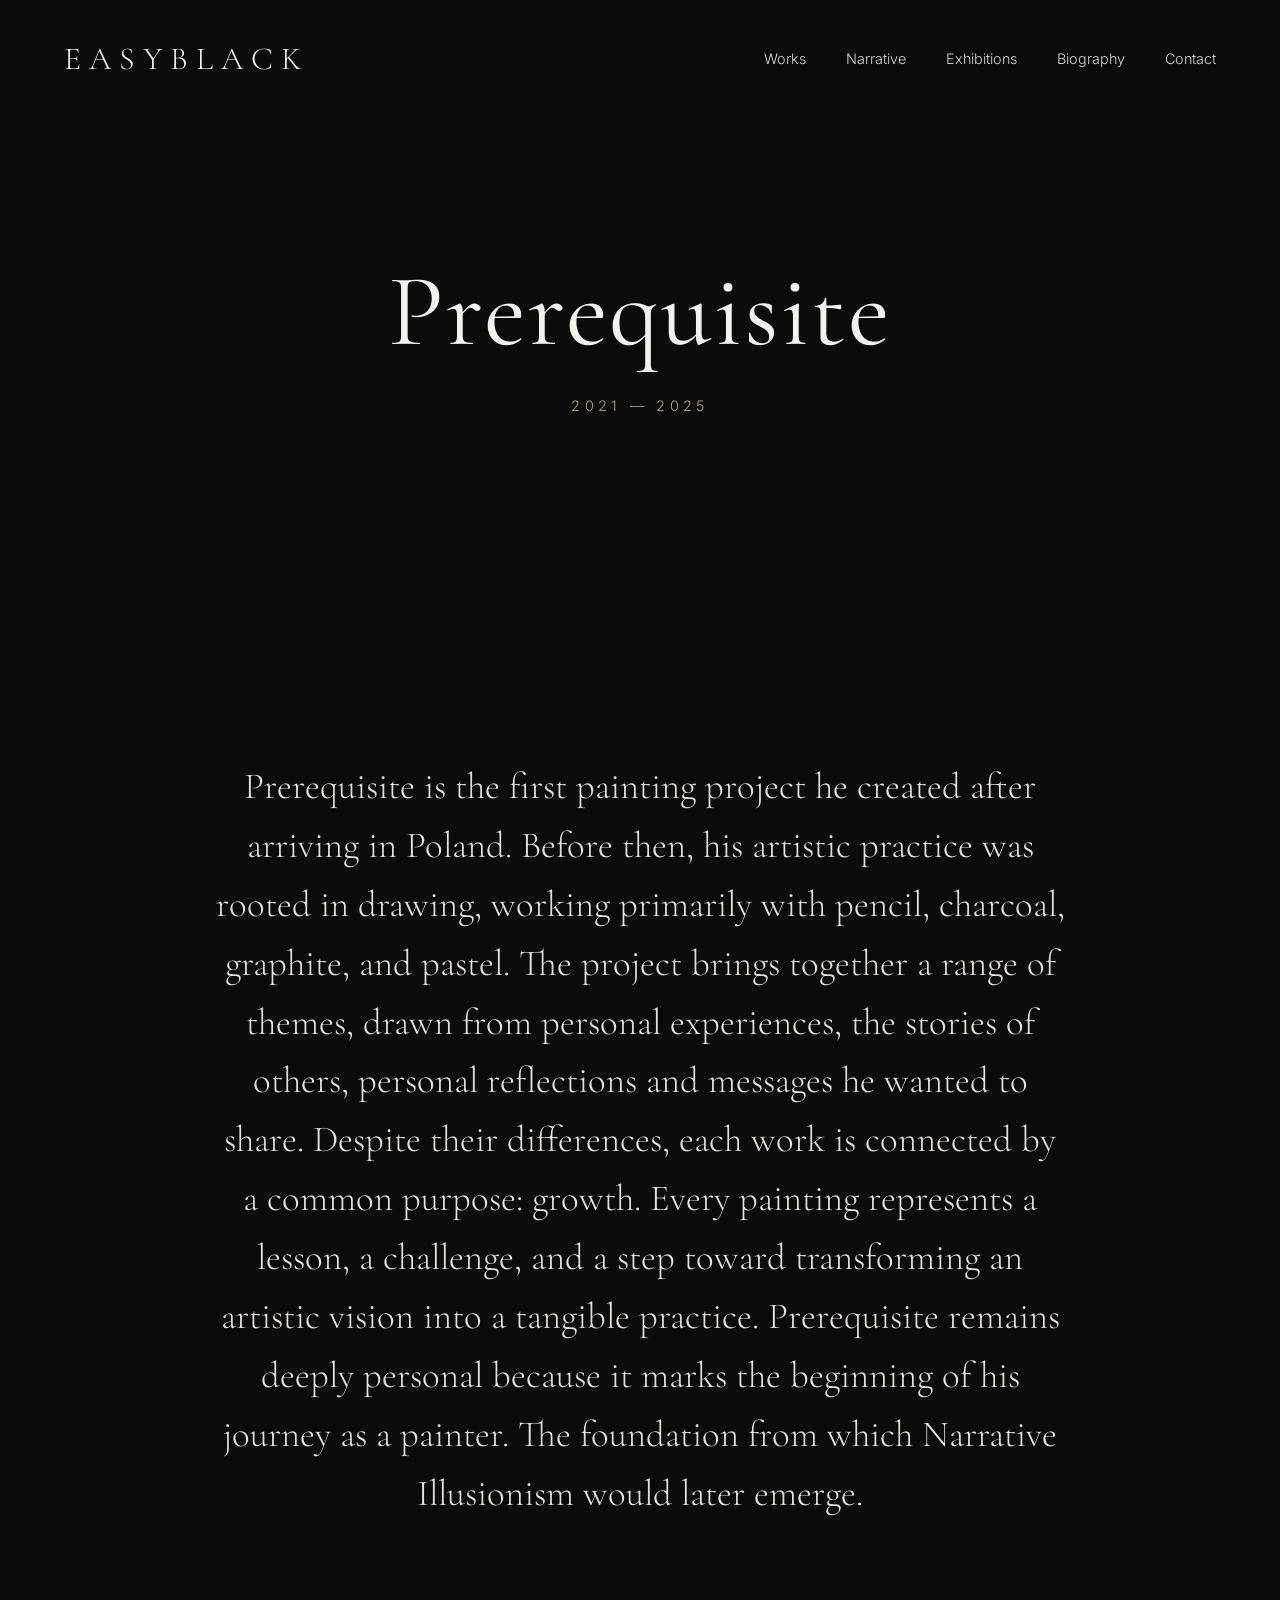
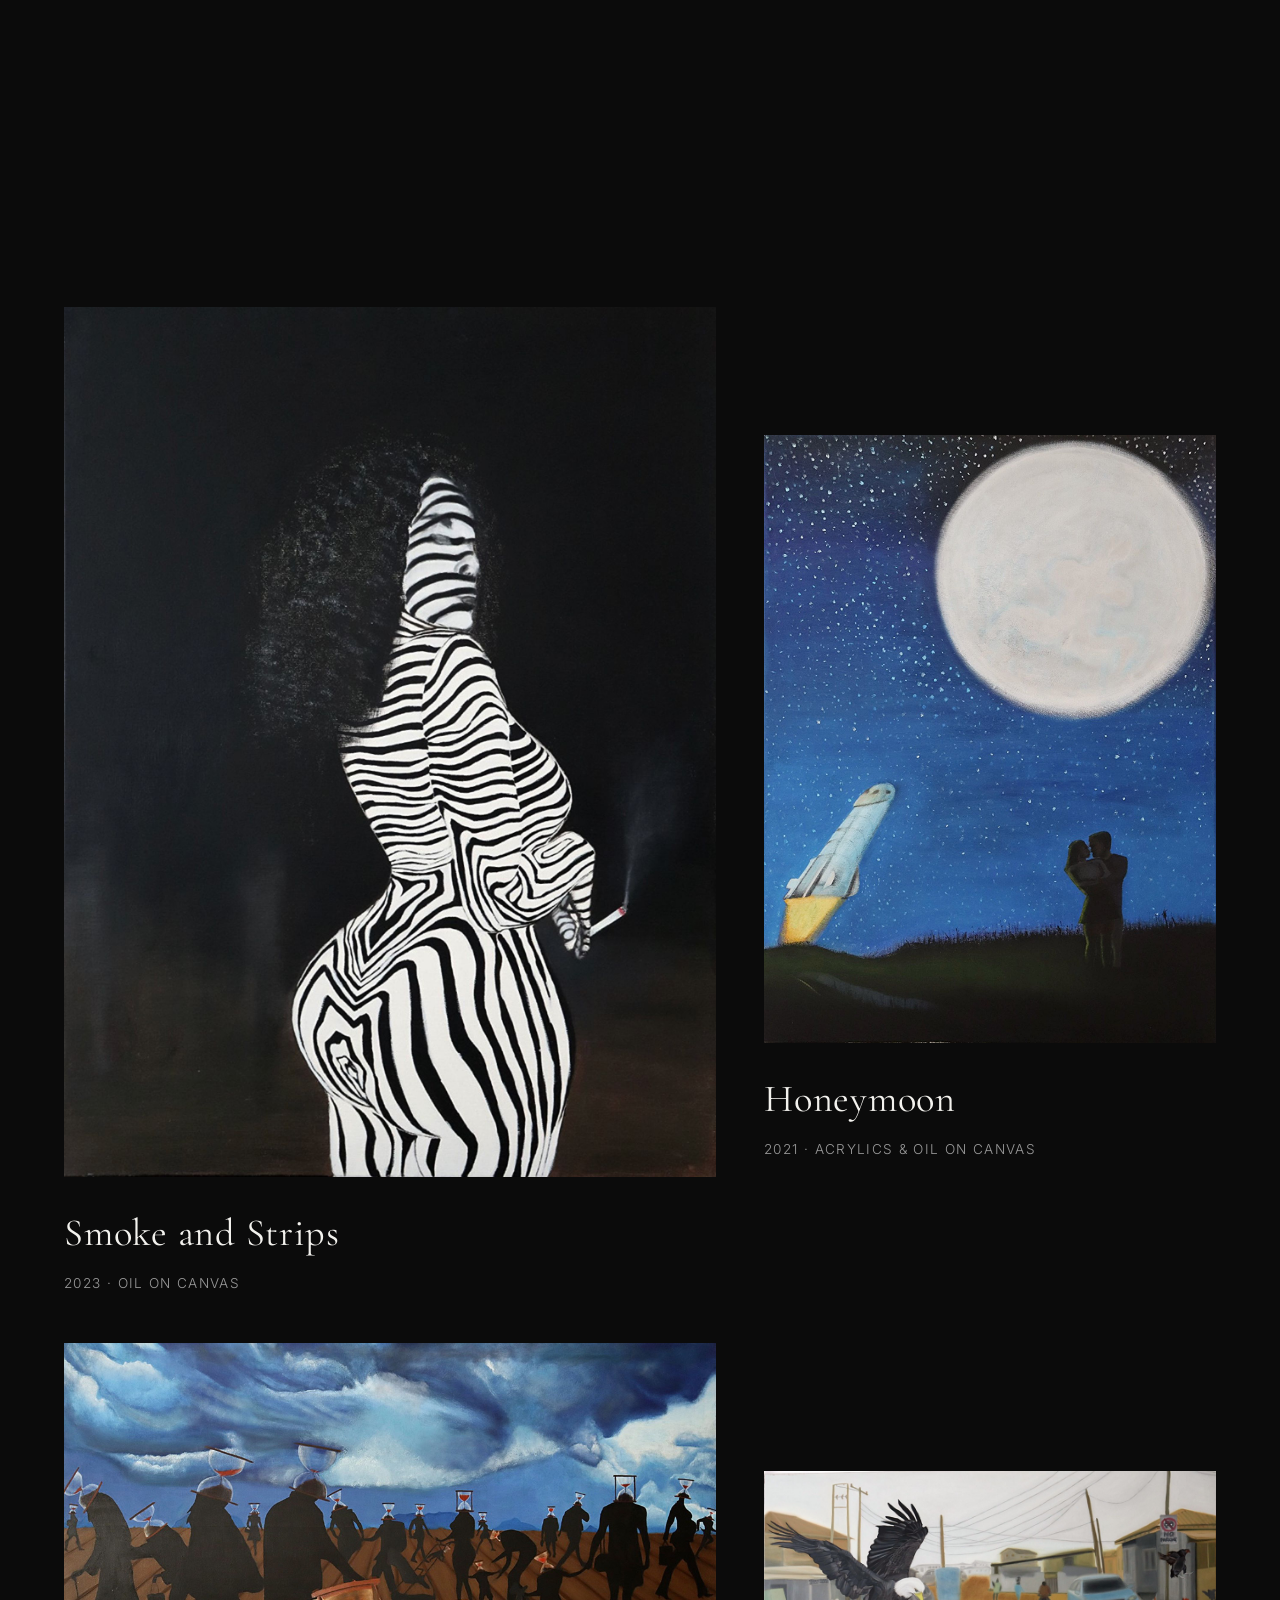
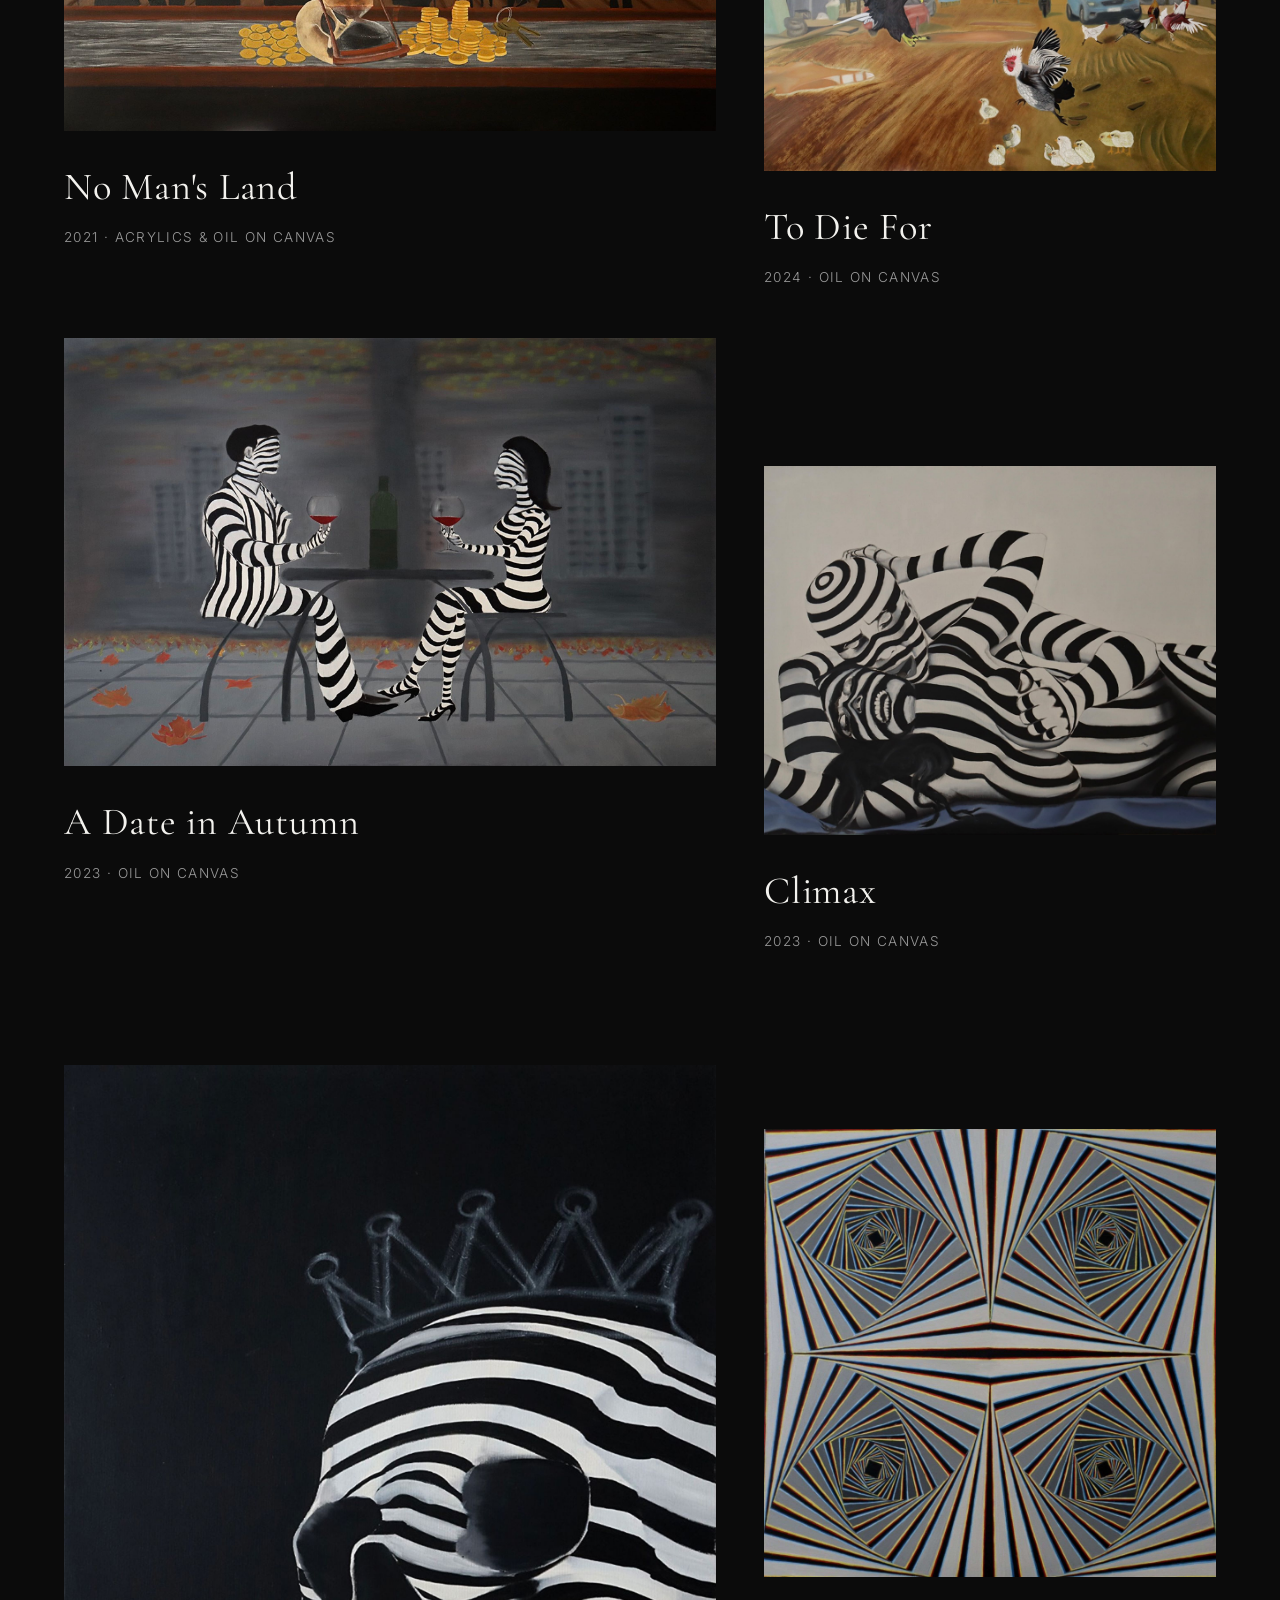
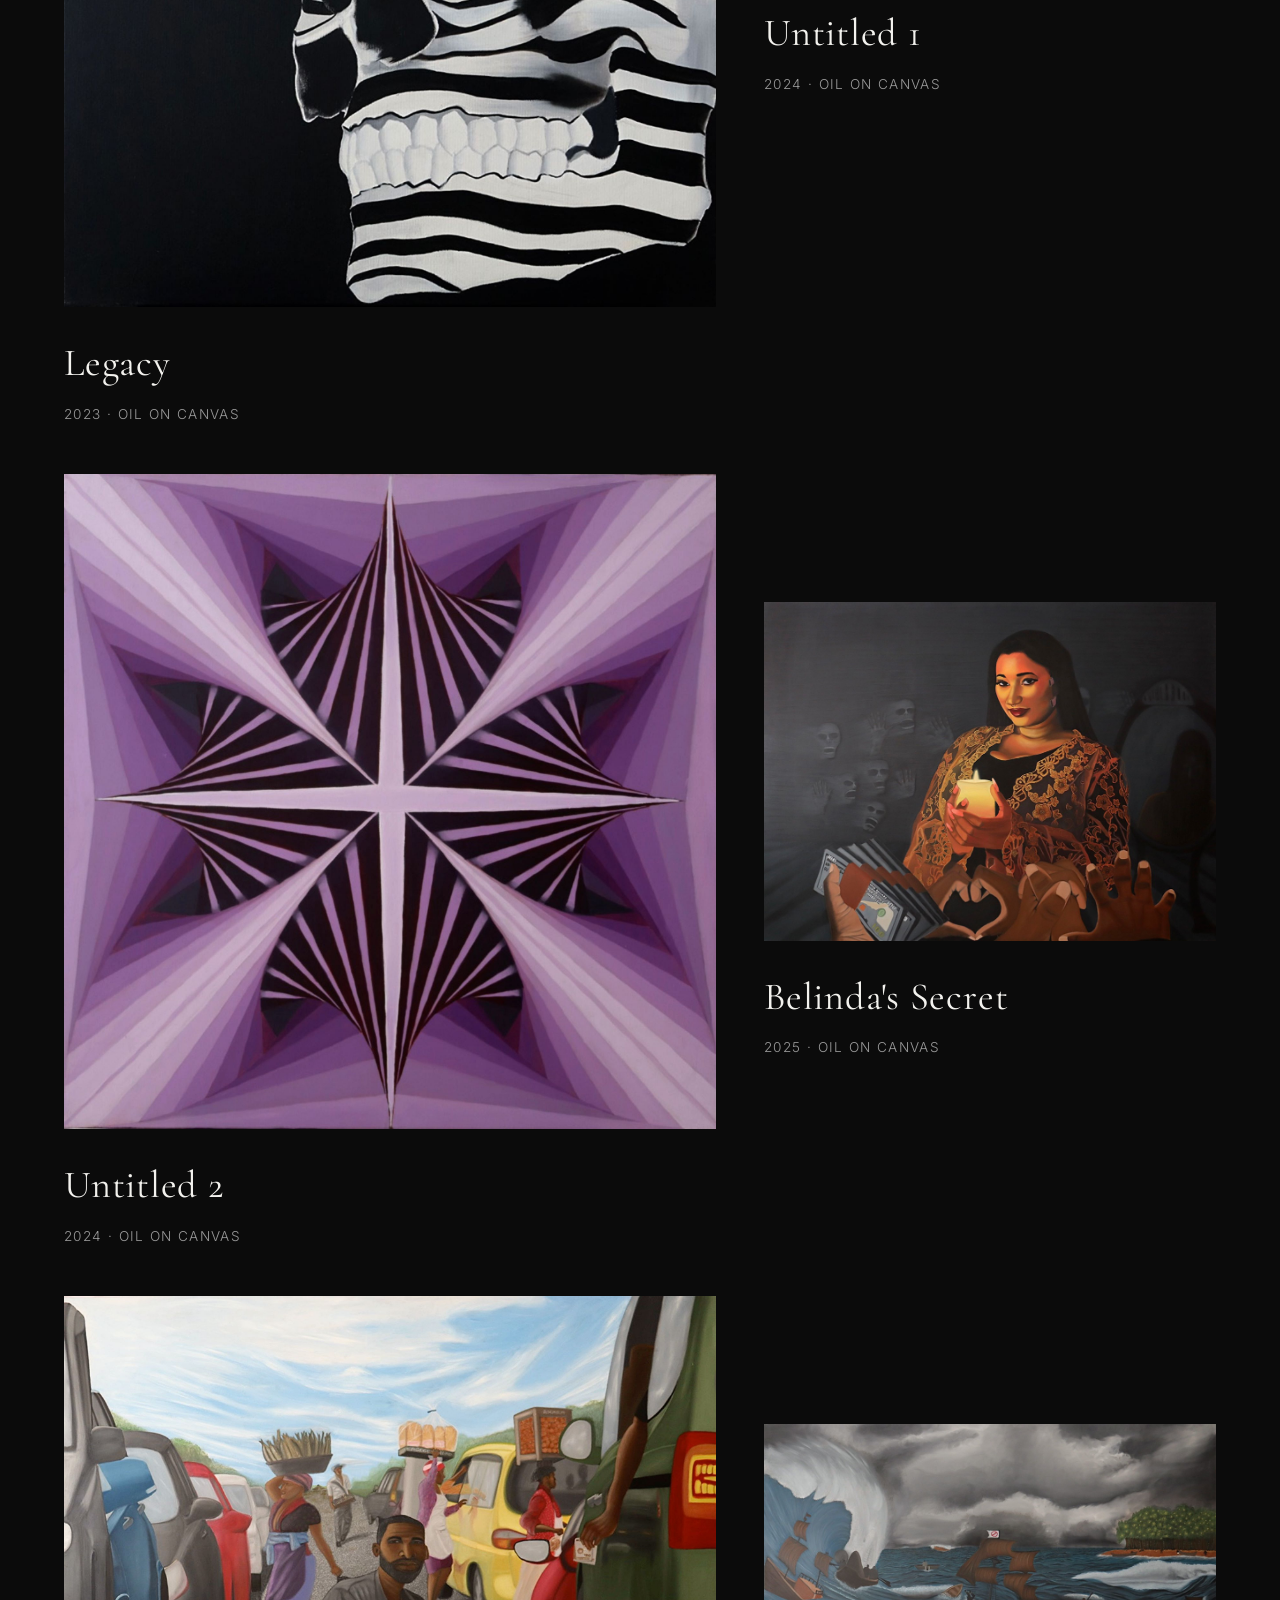
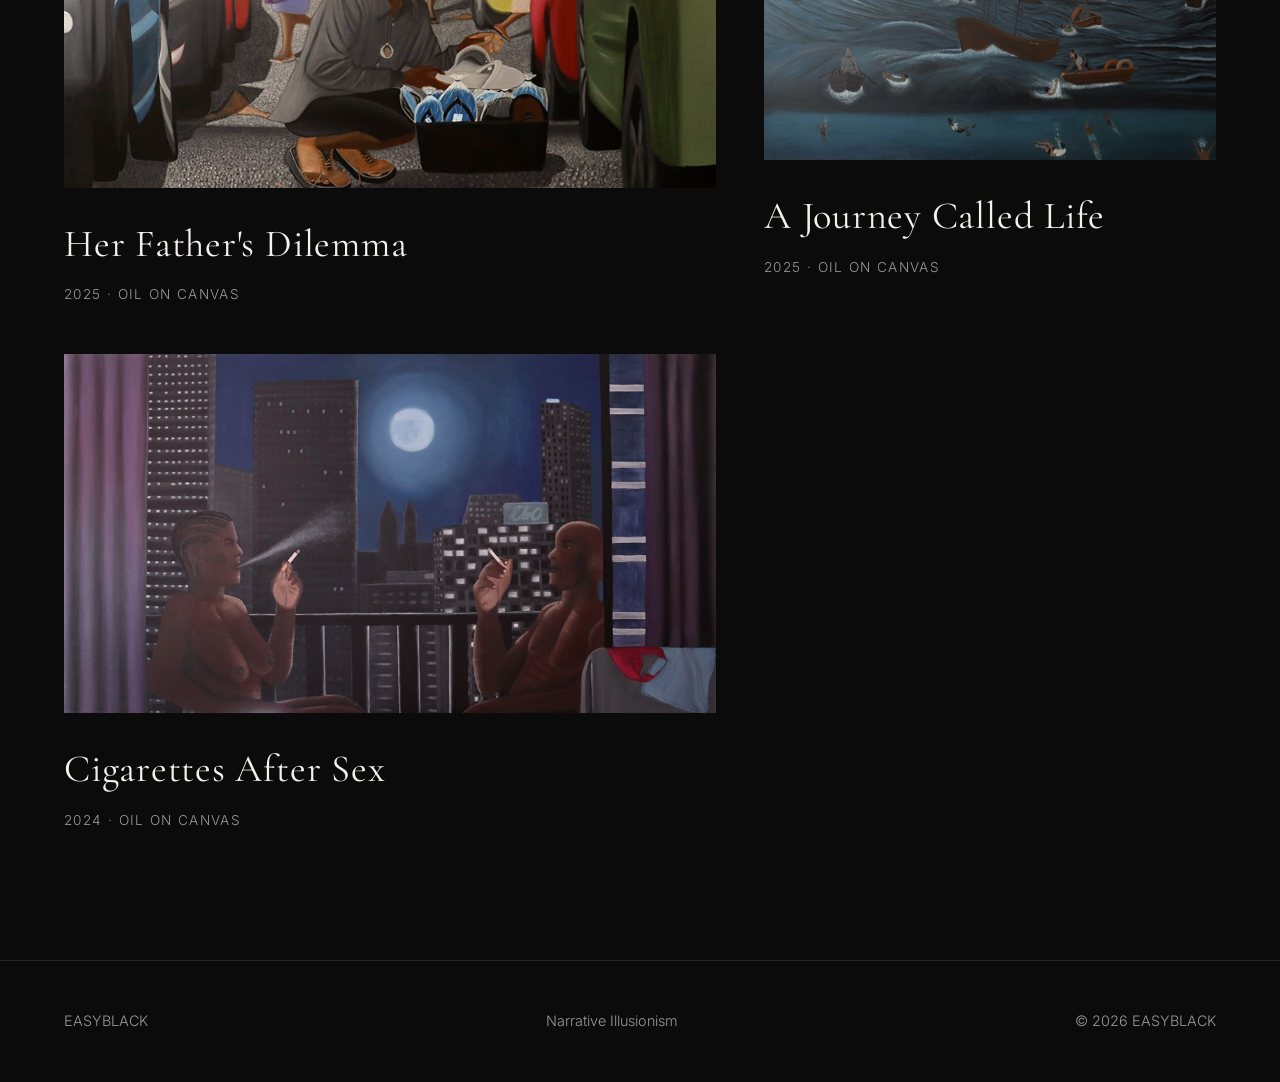
<file: collections/prerequisite.html>
<!DOCTYPE html>
<html lang="en">

<head>

<meta charset="UTF-8">

<meta name="viewport" content="width=device-width, initial-scale=1.0">


<title>
Prerequisite Collection | EASYBLACK Narrative Illusionism
</title>

<meta name="description"
content="Explore the Prerequisite collection by EASYBLACK, a series of Narrative Illusionism paintings exploring identity, memory and human experience.">

<meta property="og:title"
content="Prerequisite Collection | EASYBLACK">

<meta property="og:description"
content="Explore the Prerequisite collection by EASYBLACK, a series of Narrative Illusionism paintings.">

<meta property="og:image"
content="https://easyblackoffice.com/assets/images/artworks/prerequisite/a-date-in-autumn.jpeg">

<meta property="og:url"
content="https://easyblackoffice.com/collections/prerequisite.html">

<meta property="og:type"
content="website">


<link rel="preconnect" href="https://fonts.googleapis.com">

<link rel="preconnect" href="https://fonts.gstatic.com" crossorigin>


<link href="https://fonts.googleapis.com/css2?family=Cormorant+Garamond:wght@300;400;500;600;700&family=Inter:wght@300;400;500&display=swap"
rel="stylesheet">


<link rel="stylesheet"
href="../assets/css/style.css">


<link rel="stylesheet"
href="../assets/css/gallery.css">


<link rel="stylesheet"
href="../assets/css/collection.css">


<link rel="stylesheet" href="../assets/css/responsive.css">


<link rel="icon" type="image/png" href="../assets/images/favicon.png">


<script type="application/ld+json">
{
  "@context": "https://schema.org",
  "@type": "CollectionPage",
  "name": "Prerequisite Collection",
  "url": "https://easyblackoffice.com/collections/prerequisite.html",
  "description": "A collection of Narrative Illusionism paintings by Easyblack.",
  "creator": {
    "@type": "VisualArtist",
    "name": "Easyblack"
  }
}
</script>


</head>


<body>



<header class="site-header">

<div class="header-inner">


<a href="../index.html"
class="logo">

EASYBLACK

</a>

<button class="menu-button" aria-label="Open Navigation">
            ☰
        </button>

<nav class="main-nav">

<a href="../index.html#featured">
Works
</a>


<a href="../index.html#narrative">
Narrative
</a>


<a href="../index.html#exhibitions">
Exhibitions
</a>


<a href="../about.html">
Biography
</a>


<a href="../contact.html">
Contact
</a>


</nav>


</div>

</header>





<section class="collection-hero">


<h1>

Prerequisite

</h1>


<p>

2021 — 2025

</p>


</section>





<section class="collection-introduction">


<p>

Prerequisite is the first painting project he created after arriving in Poland. Before then, his artistic practice was rooted in drawing, working primarily with pencil, charcoal, graphite, and pastel.

The project brings together a range of themes, drawn from personal experiences, the stories of others, personal reflections and messages he wanted to share. Despite their differences, each work is connected by a common purpose: growth. Every painting represents a lesson, a challenge, and a step toward transforming an artistic vision into a tangible practice.
Prerequisite remains deeply personal because it marks the beginning of his journey as a painter. The foundation from which Narrative Illusionism would later emerge.


</p>


</section>





<section class="collection-gallery">


<div id="collection-gallery">


</div>


</section>






<footer>

<div class="footer-inner">

<div>
EASYBLACK
</div>

<div>
Narrative Illusionism
</div>

<div>
© 2026 EASYBLACK
</div>

</div>

</footer>






<script src="../assets/js/artworks.js"></script>

<script src="../assets/js/collection.js"></script>


<script>

loadCollection(
"Prerequisite"
);

</script>

<script src="../assets/js/app.js"></script>


</body>

</html>
</file>
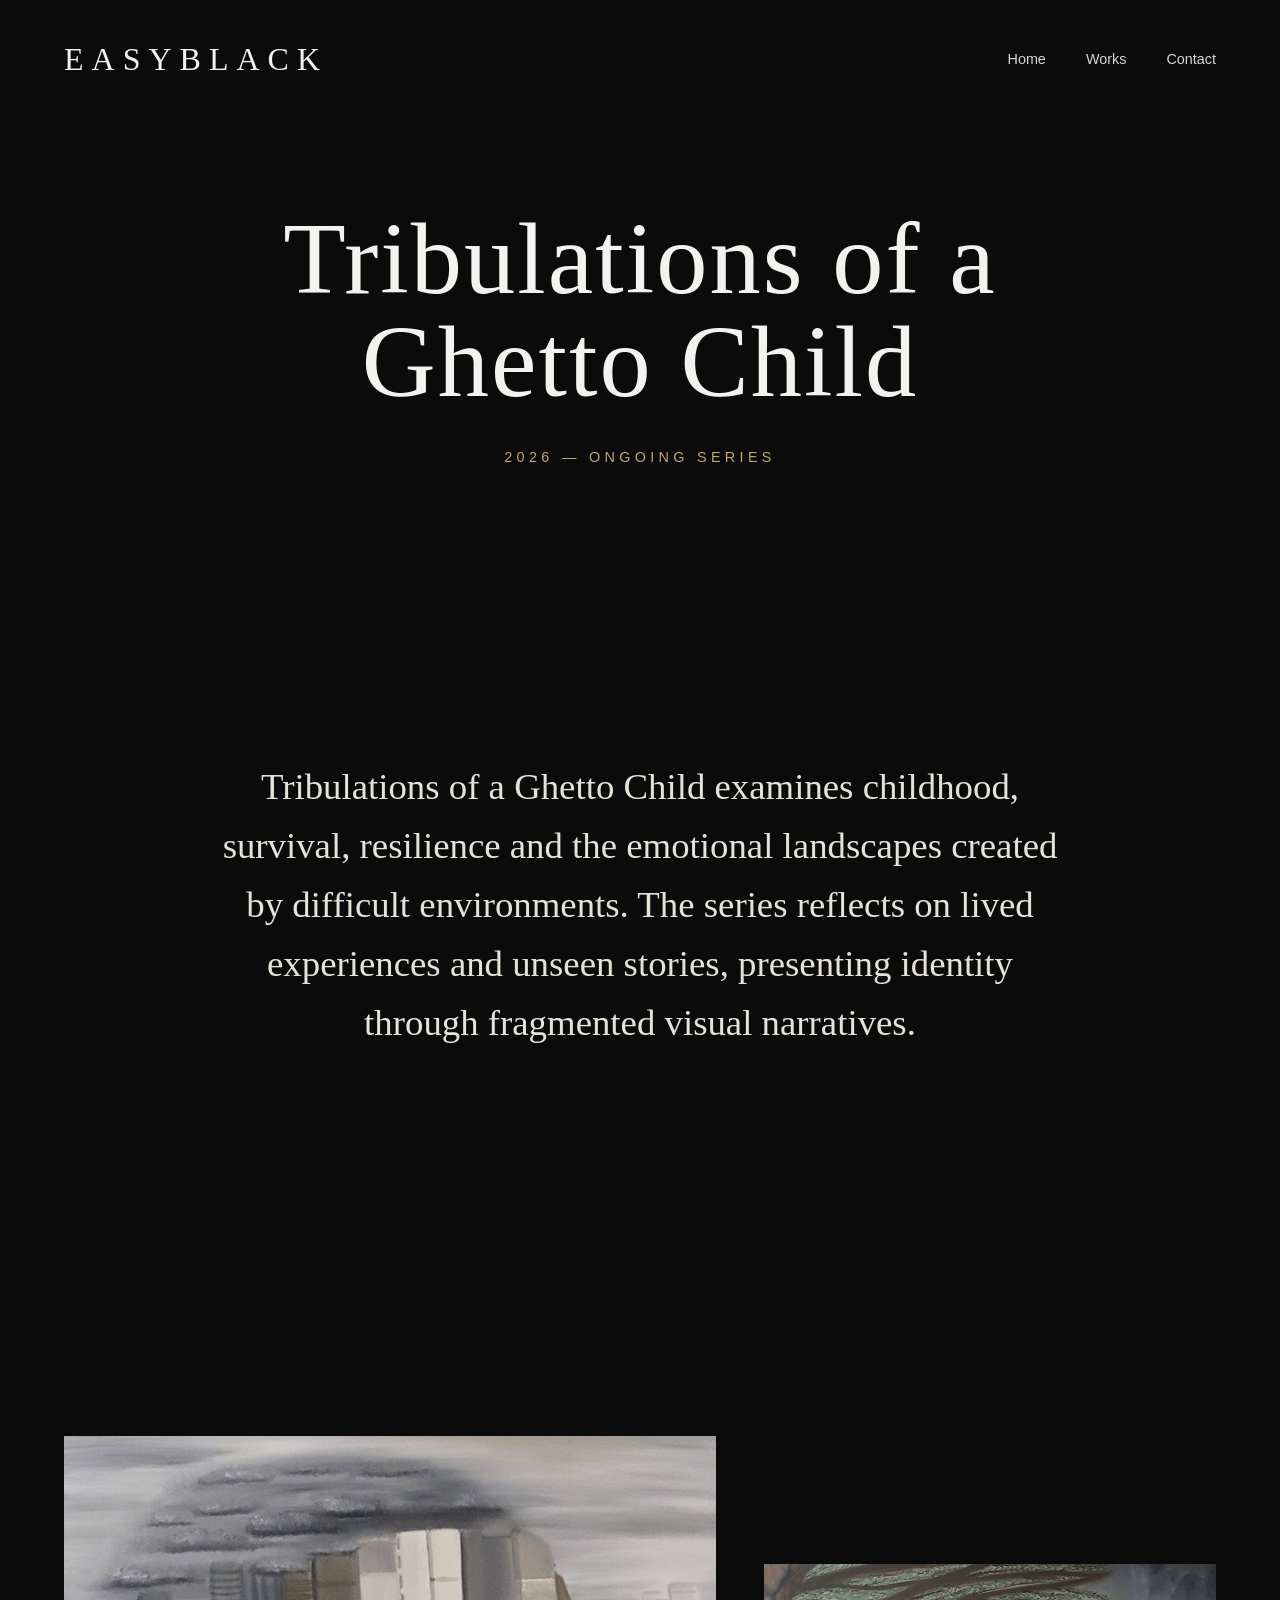
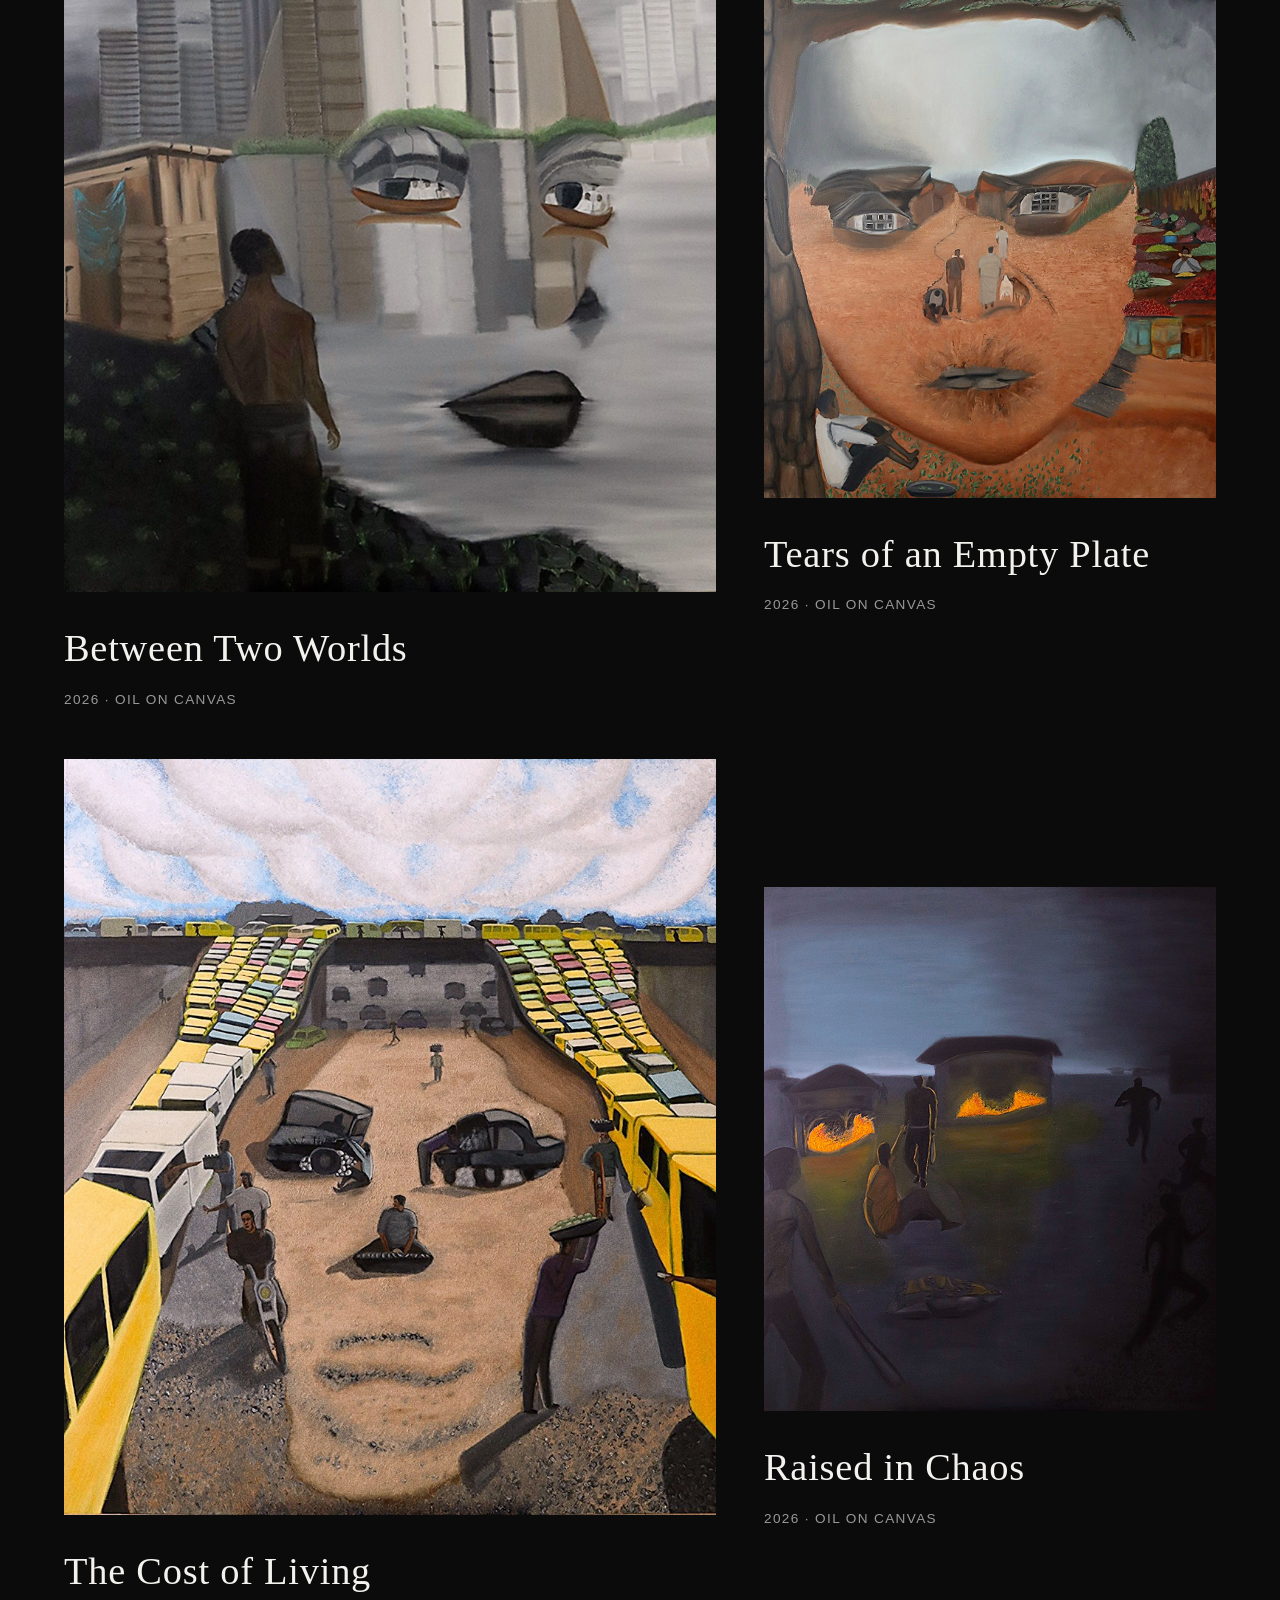
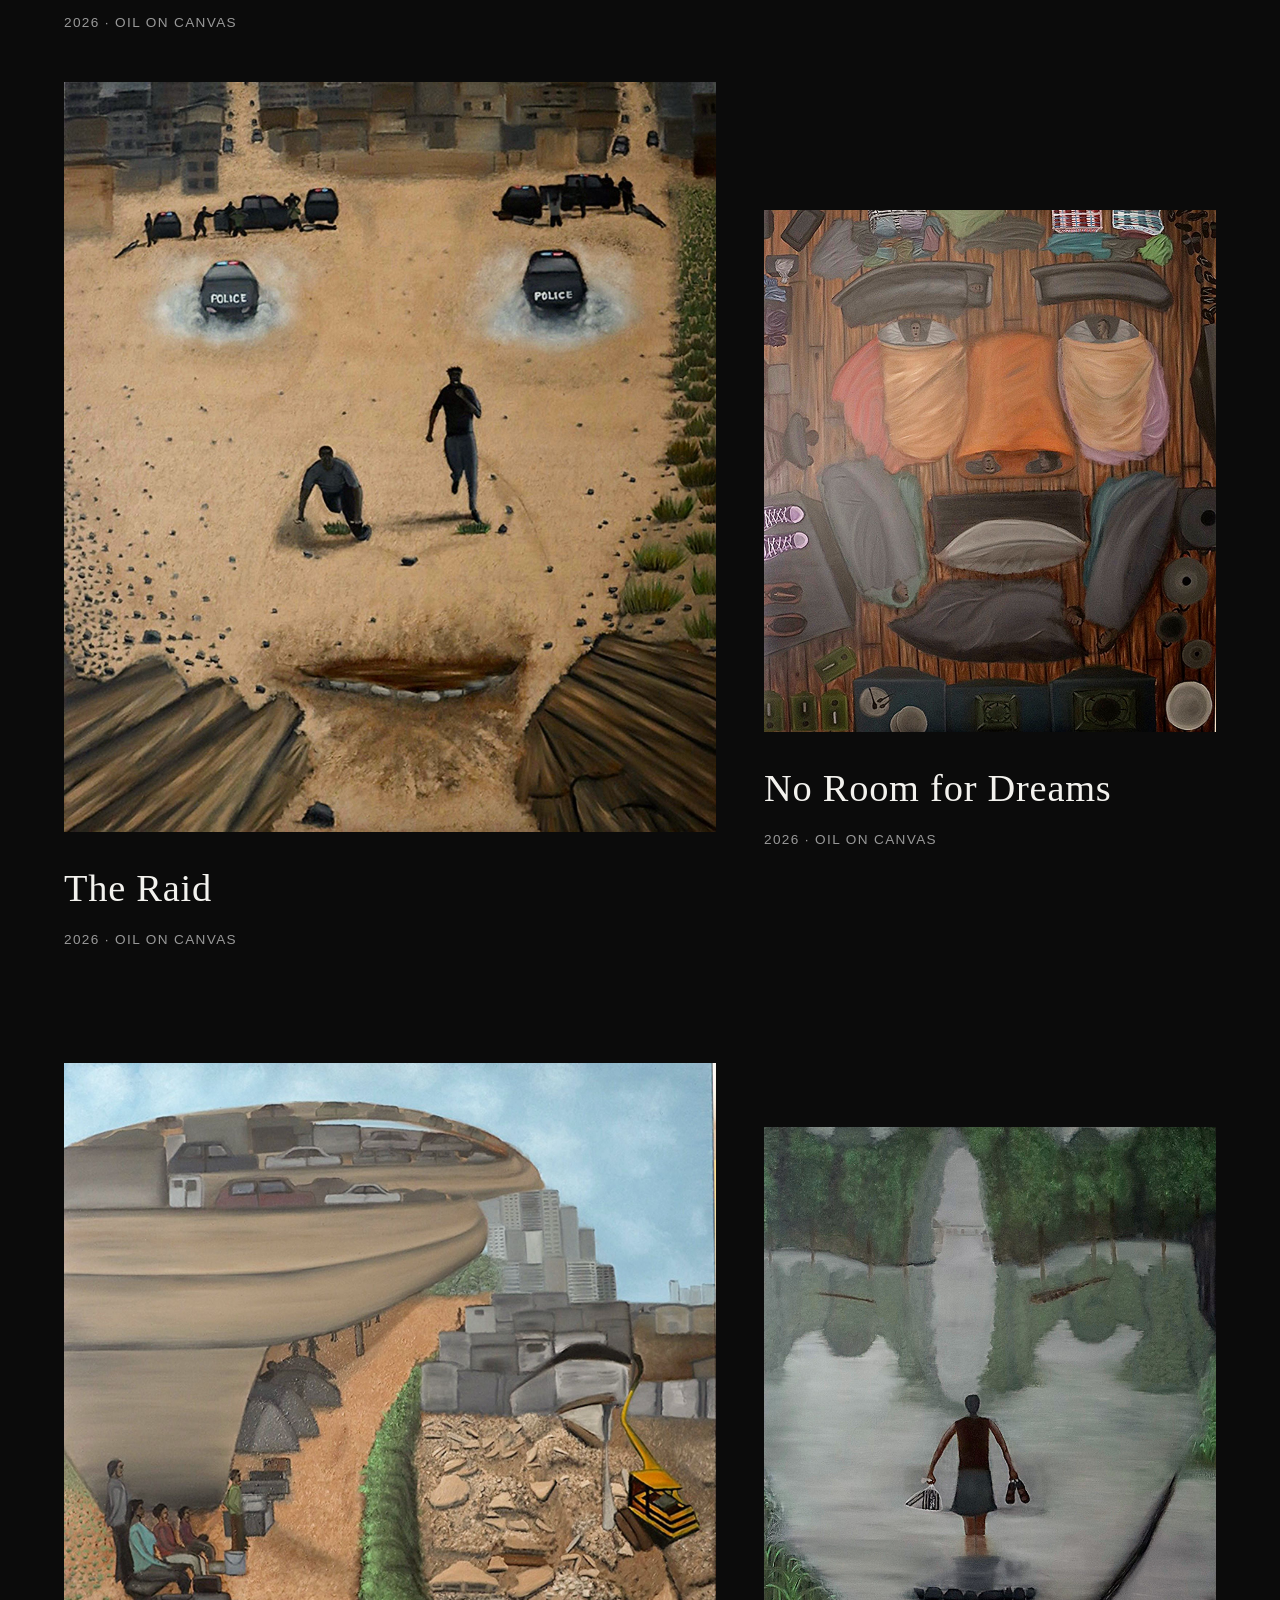
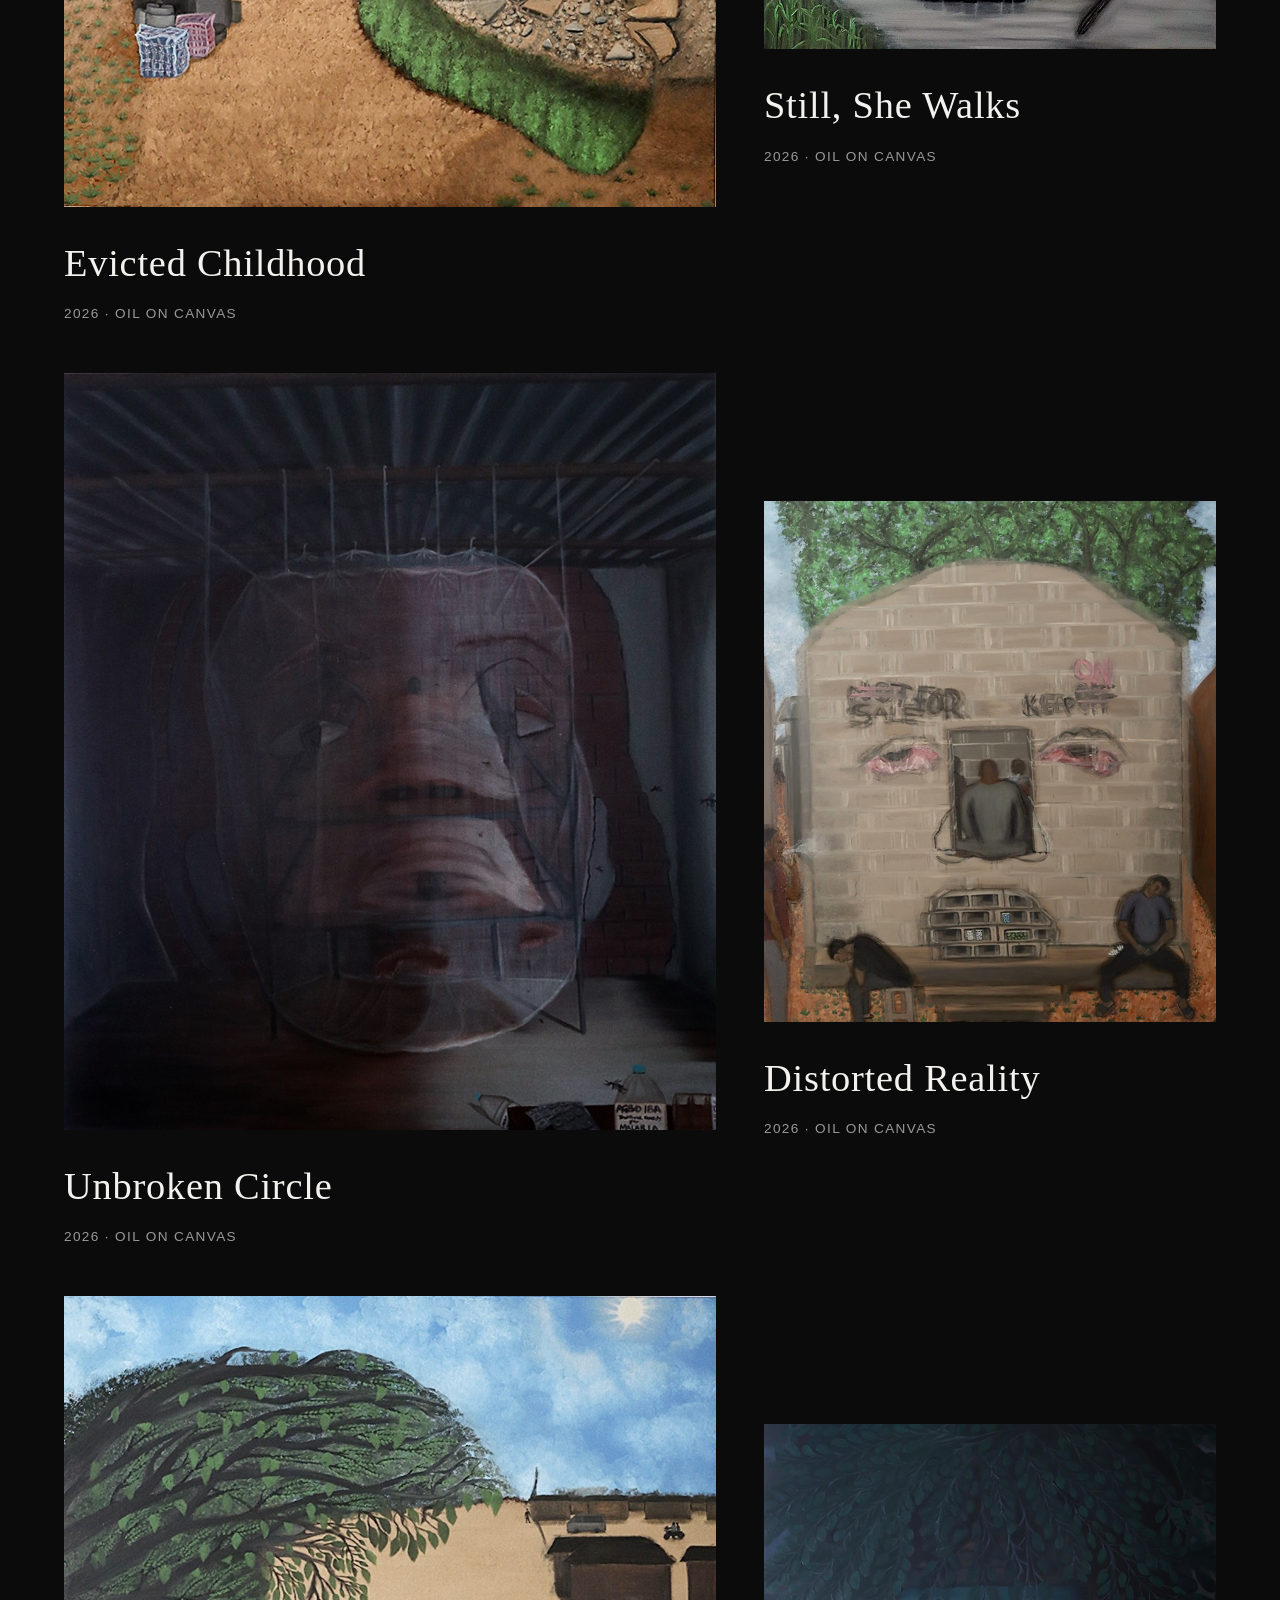
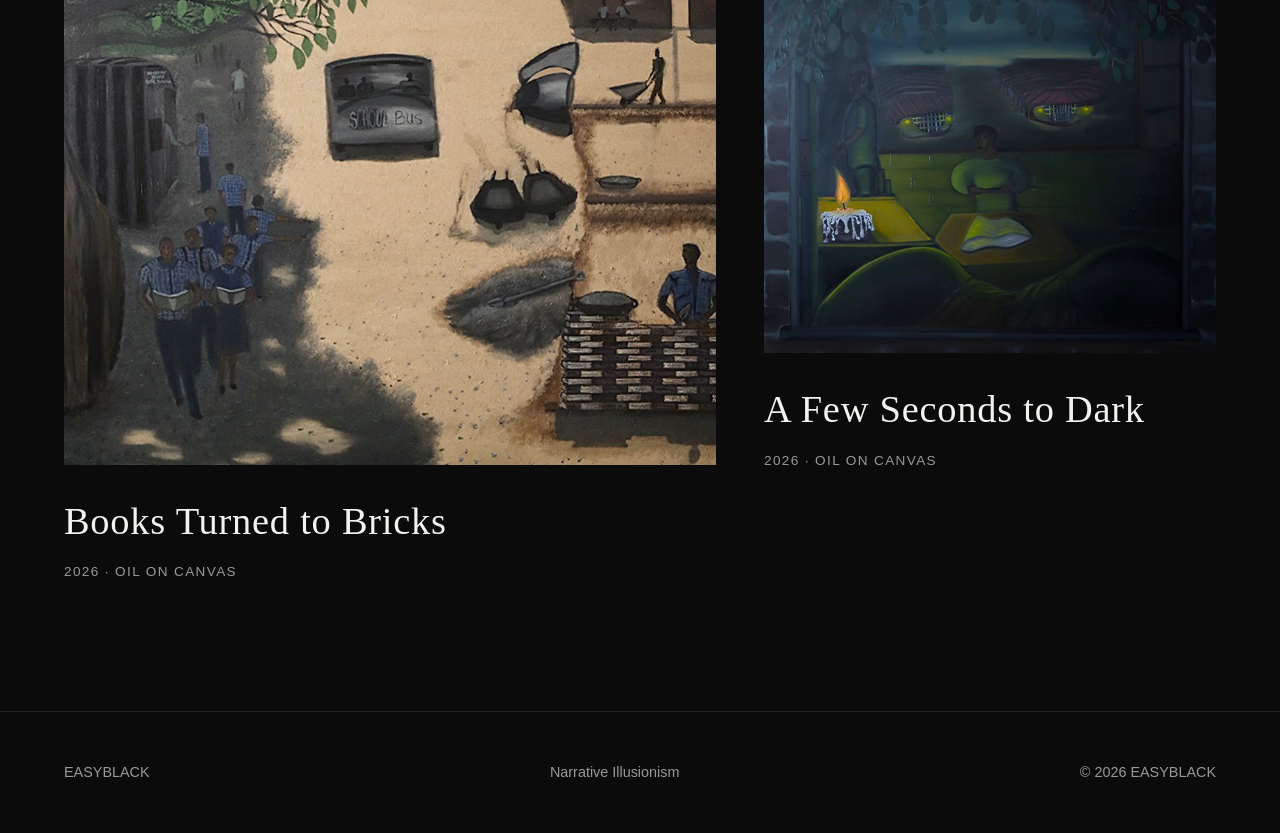
<file: collections/tribulations.html>
<!DOCTYPE html>
<html lang="en">

<head>

<meta charset="UTF-8">

<meta name="viewport" content="width=device-width, initial-scale=1.0">


<title>
Tribulations of a Ghetto Child | EASYBLACK Collection
</title>

<meta name="description"
content="Explore Tribulations of a Ghetto Child, an EASYBLACK painting collection documenting resilience, struggle, identity and lived experiences through Narrative Illusionism.">

<meta property="og:title"
content="Tribulations of a Ghetto Child | EASYBLACK Collection">

<meta property="og:description"
content="A collection exploring resilience, struggle, identity and lived experiences through Narrative Illusionism.">

<meta property="og:image"
content="https://easyblackoffice.com/assets/images/artworks/tribulations/tears-of-an-empty-plate.jpeg">

<meta property="og:url"
content="https://easyblackoffice.com/collections/tribulations.html">

<meta property="og:type"
content="website">


<link rel="stylesheet"
href="../assets/css/style.css">


<link rel="stylesheet"
href="../assets/css/gallery.css">


<link rel="stylesheet"
href="../assets/css/collection.css">

<link rel="stylesheet" href="../assets/css/responsive.css">


<link rel="icon" type="image/png" href="../assets/images/favicon.png">


<script type="application/ld+json">
{
  "@context": "https://schema.org",
  "@type": "CollectionPage",
  "name": "Tribulations of a Ghetto Child",
  "url": "https://easyblackoffice.com/collections/tribulations.html",
  "description": "A collection of Narrative Illusionism paintings exploring resilience, struggle, identity and lived experiences.",
  "creator": {
    "@type": "VisualArtist",
    "name": "Easyblack"
  }
}
</script>


</head>


<body>



<header class="site-header">

<div class="header-inner">


<a href="../index.html"
class="logo">

EASYBLACK

</a>

<button class="menu-button" aria-label="Open Navigation">
            ☰
        </button>

<nav class="main-nav">

<a href="../index.html">
Home
</a>


<a href="../index.html#featured">
Works
</a>


<a href="../index.html#contact">
Contact
</a>


</nav>


</div>

</header>




<section class="collection-hero">


<h1>

Tribulations of a Ghetto Child

</h1>


<p>

2026 — Ongoing Series

</p>


</section>




<section class="collection-introduction">


<p>

Tribulations of a Ghetto Child examines childhood, survival, resilience and the emotional landscapes created by difficult environments. The series reflects on lived experiences and unseen stories, presenting identity through fragmented visual narratives.

</p>


</section>




<section class="collection-gallery">


<div id="collection-gallery">


</div>


</section>






<footer>

<div class="footer-inner">

<div>
EASYBLACK
</div>


<div>
Narrative Illusionism
</div>


<div>
© 2026 EASYBLACK
</div>


</div>

</footer>




<script src="../assets/js/artworks.js"></script>

<script src="../assets/js/collection.js"></script>


<script>

loadCollection(
"Tribulations of a Ghetto Child"
);

</script>

<script src="../assets/js/app.js"></script>


</body>

</html>
</file>
<file: assets/css/style.css>
/* =========================================
   EASYBLACK
   Narrative Illusionism
   Core Stylesheet
========================================= */


/* =========================================
   RESET
========================================= */

* {
    margin: 0;
    padding: 0;
    box-sizing: border-box;
}

html {
    scroll-behavior: smooth;
}

body {
    background: #0B0B0B;
    color: #F3F2EE;
    font-family: "Inter", sans-serif;
    font-weight: 300;
    line-height: 1.7;
    overflow-x: hidden;
}

img {
    max-width: 100%;
    display: block;
}

a {
    color: inherit;
    text-decoration: none;
}

h1,
h2,
h3 {
    font-family: "Cormorant Garamond", serif;
    font-weight: 400;
    letter-spacing: 0.02em;
}

h2 {
    font-size: clamp(2.5rem, 5vw, 4rem);
    margin-bottom: 3rem;
}

p {
    color: #C8C6C0;
}


/* =========================================
   GLOBAL LAYOUT
========================================= */

.content {
    width: min(1100px, 85%);
    margin: auto;
}

section {
    padding: 8rem 0;
}

.section-heading {
    width: min(1100px, 85%);
    margin: auto;
}


/* =========================================
   HEADER
========================================= */

.site-header {
    position: fixed;
    top: 0;
    width: 100%;
    z-index: 1000;
    padding: 2rem 5%;
    transition: .5s ease;
}

.header-inner {
    display: flex;
    justify-content: space-between;
    align-items: center;
}

.logo {
    font-family: "Cormorant Garamond", serif;
    font-size: 2rem;
    letter-spacing: .25em;
}

.main-nav {
    display: flex;
    gap: 2.5rem;
}

.main-nav a {
    font-size: .9rem;
    color: #D8D6D0;
    transition: .3s ease;
}

.main-nav a:hover {
    color: white;
}

.menu-button {
    display: none;
    background: none;
    border: none;
    color: white;
    font-size: 1.5rem;
}


/* =========================================
   HERO
========================================= */

.hero {
    height: 100vh;
    position: relative;
    display: flex;
    align-items: center;
    justify-content: center;
    overflow: hidden;
}

.hero img {
    position: absolute;
    inset: 0;
    width: 100%;
    height: 100%;
    object-fit: cover;
    animation: heroZoom 20s infinite alternate;
}

.hero-overlay {
    position: absolute;
    inset: 0;
    background: linear-gradient(
        rgba(0,0,0,.35),
        rgba(0,0,0,.75)
    );
}

.hero-content {
    position: relative;
    text-align: center;
    z-index: 2;
}

.hero-content h1 {
    font-size: clamp(4rem,10vw,9rem);
    letter-spacing: .15em;
}

.hero-content p {
    font-size: 1.3rem;
    margin: 1.5rem 0 3rem;
    color: #ddd;
}

.hero-button {
    border: 1px solid rgba(255,255,255,.5);
    padding: 1rem 2.5rem;
    display: inline-block;
    transition: .4s ease;
}

.hero-button:hover {
    background: white;
    color: black;
}


/* =========================================
   FEATURED SECTION
========================================= */

.featured-section {
    background: #0B0B0B;
}

.featured-gallery {
    width: 90%;
    margin: auto;
}


/* =========================================
   NARRATIVE SECTION
========================================= */

.narrative-section {
    background: #111111;
}

.narrative-section .lead {
    font-family: "Cormorant Garamond", serif;
    font-size: 2rem;
    line-height: 1.5;
    color: #EEE;
    margin-bottom: 2rem;
}


/* =========================================
   COLLECTIONS
========================================= */

.collections-section {
    width: 85%;
    margin: auto;
}

.collections-grid {
    display: grid;
    grid-template-columns: repeat(2,1fr);
    gap: 2rem;
}

.collection-card {
    min-height: 300px;
    border: 1px solid rgba(255,255,255,.15);
    display: flex;
    flex-direction: column;
    justify-content: center;
    align-items: center;
    transition: .5s ease;
}

.collection-card:hover {
    background: #151515;
    transform: translateY(-10px);
}

.collection-card h3 {
    font-size: 3rem;
}


/* =========================================
   EXHIBITIONS
========================================= */

.timeline {
    width: min(800px,85%);
    margin: auto;
}

.timeline-item {
    padding: 2rem 0;
    border-bottom: 1px solid rgba(255,255,255,.15);
}

.timeline-item span {
    color: #BCA47A;
}


/* =========================================
   BIOGRAPHY
========================================= */

.biography-section {
    background: #111;
}

.text-link {
    display: inline-block;
    margin-top: 2rem;
    border-bottom: 1px solid white;
}


/* =========================================
   CONTACT
========================================= */

.contact-section {
    text-align: center;
}

.email-link {
    display: block;
    margin: 2rem;
    font-family: "Cormorant Garamond", serif;
    font-size: 2.5rem;
}

.social-links {
    display: flex;
    justify-content: center;
    gap: 2rem;
}


/* =========================================
   FOOTER
========================================= */

footer {
    border-top: 1px solid rgba(255,255,255,.1);
    padding: 3rem 5%;
}

.footer-inner {
    display: flex;
    justify-content: space-between;
    color: #999;
    font-size: .9rem;
}


/* =========================================
   ANIMATION
========================================= */

@keyframes heroZoom {
    from {
        transform: scale(1);
    }

    to {
        transform: scale(1.08);
    }
}


/* =========================================
   SMARTIST MOCKUP GALLERY
========================================= */

.mockup-section {
    width: min(1100px, 90%);
    margin: 0 auto;
    padding: 3rem 0 6rem;
}

.mockup-heading {
    text-align: center;
    margin-bottom: 2.5rem;
}

.mockup-heading h2 {
    font-size: clamp(2rem, 4vw, 3rem);
    margin-bottom: 0.5rem;
}

.mockup-heading p {
    color: #999;
}

.mockup-slider {
    width: 100%;
    max-width: 950px;
    margin: auto;
}

.mockup-image-container {
    position: relative;
    width: 100%;
    aspect-ratio: 4 / 3;
    background: #151515;
    overflow: hidden;
}

.mockup-image-container img {
    width: 100%;
    height: 100%;
    object-fit: contain;
    display: block;
    transition: opacity 0.3s ease;
}

.mockup-arrow {
    position: absolute;
    top: 50%;
    transform: translateY(-50%);
    width: 46px;
    height: 46px;
    border: 1px solid rgba(255,255,255,0.5);
    border-radius: 50%;
    background: rgba(0,0,0,0.65);
    color: white;
    font-size: 1.2rem;
    cursor: pointer;
    transition: 0.3s ease;
}

.mockup-arrow:hover {
    background: white;
    color: black;
}

.mockup-previous {
    left: 18px;
}

.mockup-next {
    right: 18px;
}

.mockup-counter {
    text-align: center;
    color: #aaa;
    font-size: 0.85rem;
    margin-top: 1.2rem;
}

.mockup-dots {
    display: flex;
    justify-content: center;
    gap: 12px;
    margin-top: 1.2rem;
}

.mockup-dot {
    width: 9px;
    height: 9px;
    border: none;
    border-radius: 50%;
    background: #555;
    cursor: pointer;
    padding: 0;
    transition: 0.3s ease;
}

.mockup-dot.active {
    background: #d4c19a;
    transform: scale(1.3);
}

@media (max-width: 700px) {
    .mockup-section {
        width: 92%;
        padding: 2rem 0 4rem;
    }

    .mockup-image-container {
        aspect-ratio: 4 / 3;
    }

    .mockup-arrow {
        width: 36px;
        height: 36px;
        font-size: 1rem;
    }

    .mockup-previous {
        left: 10px;
    }

    .mockup-next {
        right: 10px;
    }
}





/* =========================================
   THE EASYBLACK LETTER
========================================= */

.newsletter-container iframe {
    display: block;
    width: 100%;
    max-width: 540px;
    height: 850px;
    min-height: 850px;
    margin: 0 auto;
    border: none;
    overflow: hidden;
}
</file>
<file: assets/css/gallery.css>
/* =========================================

   EASYBLACK
   Artwork Gallery System

========================================= */



/* =========================================
   FEATURED GALLERY GRID
========================================= */


.featured-gallery {

    display:grid;

    grid-template-columns:

    repeat(12, 1fr);

    gap:3rem;

    align-items:start;

}





/* =========================================
   ARTWORK CARD
========================================= */


.artwork-card {

    position:relative;

    overflow:hidden;

}



/*
    Create editorial rhythm

    First artwork:
    large feature

*/


.artwork-card:nth-child(1) {

    grid-column:

    span 7;

}



/*
    Second artwork
*/

.artwork-card:nth-child(2) {

    grid-column:

    span 5;

    margin-top:8rem;

}



/*
    Third artwork
*/

.artwork-card:nth-child(3) {

    grid-column:

    span 5;

}



/*
    Fourth artwork
*/

.artwork-card:nth-child(4) {

    grid-column:

    span 7;

    margin-top:5rem;

}



/*
    Fifth artwork
*/

.artwork-card:nth-child(5) {

    grid-column:

    span 6;

}



/*
    Sixth artwork
*/

.artwork-card:nth-child(6) {

    grid-column:

    span 6;

    margin-top:6rem;

}

/*
    Seventh artwork
*/

.artwork-card:nth-child(7) {

    grid-column:

    span 7;

    margin-top:4rem;

}






/* =========================================
   IMAGE CONTAINER
========================================= */


.artwork-image {

    overflow:hidden;

    background:#111;

}



.artwork-image img {

    width:100%;

    height:auto;

    transition:

    transform 1.2s cubic-bezier(.2,.8,.2,1),

    opacity .8s ease;

}



/*
    Gallery interaction

*/


.artwork-link:hover img {

    transform:scale(1.04);

    opacity:.85;

}






/* =========================================
   ARTWORK INFORMATION
========================================= */


.artwork-details {

    padding-top:1.5rem;

}



.artwork-details h3 {

    font-size:

    clamp(1.5rem,2vw,2rem);

    margin-bottom:.4rem;

}



.artwork-details p {

    font-size:.9rem;

    letter-spacing:.08em;

    text-transform:uppercase;

    color:#999;

}






/* =========================================
   IMAGE REVEAL EFFECT

========================================= */


.artwork-card {

    opacity:0;

    transform:

    translateY(40px);

    transition:

    opacity 1s ease,

    transform 1s ease;

}



.artwork-card.visible {

    opacity:1;

    transform:

    translateY(0);

}






/* =========================================
   ARTWORK HOVER TITLE EFFECT

========================================= */


.artwork-link {

    display:block;

}



.artwork-details {

    transition:

    transform .5s ease;

}



.artwork-link:hover .artwork-details {

    transform:

    translateY(-5px);

}





/* =========================================
   MOBILE OVERRIDE

========================================= */


@media(max-width:900px){


.featured-gallery {

    display:grid;

    grid-template-columns:

    1fr;

    gap:4rem;

}



.artwork-card,
.artwork-card:nth-child(n) {

    grid-column:

    span 1;

    margin-top:0;

}


}
</file>
<file: assets/css/animations.css>
/* =========================================

   EASYBLACK
   Animation System

   Narrative Illusionism

========================================= */



/* =========================================
   PAGE INTRODUCTION
========================================= */


body {

    animation:

    pageReveal 1.2s ease forwards;

}



@keyframes pageReveal {

    from {

        opacity:0;

    }


    to {

        opacity:1;

    }

}





/* =========================================
   HERO TEXT REVEAL
========================================= */


.hero-content h1 {

    animation:

    fadeUp 1.5s ease forwards;

    animation-delay:.4s;

    opacity:0;

}



.hero-content p {

    animation:

    fadeUp 1.5s ease forwards;

    animation-delay:.8s;

    opacity:0;

}



.hero-button {

    animation:

    fadeUp 1.5s ease forwards;

    animation-delay:1.2s;

    opacity:0;

}





/* =========================================
   GENERAL REVEAL ANIMATION
========================================= */


@keyframes fadeUp {


from {

    opacity:0;

    transform:

    translateY(40px);

}



to {

    opacity:1;

    transform:

    translateY(0);

}


}





/* =========================================
   SECTION HEADINGS
========================================= */


.section-heading h2,
.narrative-section h2,
.collections-section h2,
.exhibitions-section h2,
.biography-section h2,
.contact-section h2 {


    opacity:0;

    transform:

    translateY(30px);

    transition:

    opacity 1s ease,

    transform 1s ease;

}



.section-heading h2.visible,
.narrative-section h2.visible,
.collections-section h2.visible,
.exhibitions-section h2.visible,
.biography-section h2.visible,
.contact-section h2.visible {


    opacity:1;

    transform:

    translateY(0);

}





/* =========================================
   SLOW IMAGE MOVEMENT

   Gallery atmosphere

========================================= */


.artwork-image {

    overflow:hidden;

}



.artwork-image img {

    transform:

    scale(1);

}



.artwork-link:hover .artwork-image img {


    transform:

    scale(1.03);


}





/* =========================================
   COLLECTION CARD MOTION
========================================= */


.collection-card {


    transition:

    transform .8s ease,

    background .8s ease;


}



.collection-card:hover {


    transform:

    translateY(-12px);


}





/* =========================================
   LINK UNDERLINE EFFECT

========================================= */


.main-nav a,
.text-link,
.social-links a {


    position:relative;


}



.main-nav a::after,
.text-link::after,
.social-links a::after {


    content:"";

    position:absolute;

    left:0;

    bottom:-5px;

    width:0;

    height:1px;

    background:white;

    transition:

    width .5s ease;


}



.main-nav a:hover::after,
.text-link:hover::after,
.social-links a:hover::after {


    width:100%;


}





/* =========================================
   HERO IMAGE MOTION

========================================= */


.hero img {


    animation:

    slowZoom 25s ease-in-out infinite alternate;


}



@keyframes slowZoom {


from {


    transform:

    scale(1);


}



to {


    transform:

    scale(1.08);


}


}





/* =========================================
   SCROLL INDICATOR

========================================= */


.hero::after {


    content:"↓";

    position:absolute;

    bottom:40px;

    left:50%;

    transform:

    translateX(-50%);


    font-size:2rem;

    color:#fff;

    opacity:.7;


    animation:

    scrollMove 2s infinite;


}




@keyframes scrollMove {


0% {


    transform:

    translate(-50%,0);


    opacity:.4;


}



50% {


    transform:

    translate(-50%,10px);


    opacity:1;


}



100% {


    transform:

    translate(-50%,0);


    opacity:.4;


}


}






/* =========================================
   REDUCED MOTION ACCESSIBILITY

========================================= */


@media(prefers-reduced-motion:reduce){


*,
*::before,
*::after {


    animation-duration:.01ms!important;

    animation-iteration-count:1!important;

    transition-duration:.01ms!important;


}


}
</file>
<file: assets/css/responsive.css>
/* =========================================

   EASYBLACK
   Responsive Design System

========================================= */



/* =========================================
   TABLETS
========================================= */


@media (max-width: 1100px) {


    .main-nav {

        gap:1.5rem;

    }



    .main-nav a {

        font-size:.8rem;

    }



    .hero-content h1 {

        letter-spacing:.1em;

    }



    .collections-grid {

        gap:1.5rem;

    }



}






/* =========================================
   MOBILE NAVIGATION
========================================= */


@media (max-width: 850px) {


    .site-header {

        padding:1.5rem 6%;

    }



    .menu-button {

        display:block;

        cursor:pointer;

    }



    .main-nav {


        position:absolute;

        top:100%;

        left:0;

        width:100%;

        background:#0B0B0B;

        display:flex;

        flex-direction:column;

        align-items:center;

        gap:2rem;

        padding:3rem 0;


        opacity:0;

        pointer-events:none;

        transform:translateY(-20px);

        transition:.5s ease;


    }



    .main-nav.active {


        opacity:1;

        pointer-events:auto;

        transform:translateY(0);


    }





    .logo {

        font-size:1.6rem;

    }





}





/* =========================================
   MOBILE HERO
========================================= */


@media(max-width:700px){


    .hero {


        height:100svh;

    }



    .hero-content {


        width:90%;

    }



    .hero-content h1 {


        font-size:

        clamp(3rem,16vw,5rem);


        letter-spacing:.08em;


    }



    .hero-content p {


        font-size:1rem;


    }



    .hero-button {


        padding:

        .9rem 2rem;


    }



}





/* =========================================
   MOBILE SECTIONS
========================================= */


@media(max-width:700px){


    section {


        padding:5rem 0;


    }



    h2 {


        font-size:2.5rem;


    }



    .content,
    .section-heading {


        width:88%;


    }



    .narrative-section .lead {


        font-size:1.6rem;


    }


}






/* =========================================
   MOBILE COLLECTIONS
========================================= */


@media(max-width:700px){


    .collections-section {


        width:88%;


    }



    .collections-grid {


        grid-template-columns:1fr;


    }



    .collection-card {


        min-height:220px;


    }



    .collection-card h3 {


        font-size:2.2rem;


        text-align:center;


    }



}





/* =========================================
   MOBILE CONTACT
========================================= */


@media(max-width:700px){


    .email-link {


        font-size:1.8rem;


        word-break:break-word;


    }



    .social-links {


        flex-direction:column;


        gap:1rem;


    }


}





/* =========================================
   SMALL PHONES
========================================= */


@media(max-width:400px){


    .logo {


        font-size:1.3rem;


    }



    .hero-content h1 {


        font-size:2.8rem;


    }



    .hero-content p {


        font-size:.9rem;


    }



}
</file>
<file: assets/css/about.css>
/* =========================================

EASYBLACK
About Page

========================================= */


.about-hero {

min-height:70vh;

display:flex;

flex-direction:column;

justify-content:center;

align-items:center;

text-align:center;

}


.about-hero h1 {

font-size:

clamp(4rem,8vw,7rem);

}



.about-hero p {

letter-spacing:.3em;

text-transform:uppercase;

color:#BCA47A;

}





.biography-content,
.statement-content,
.education-content {

width:min(900px,85%);

margin:auto;

padding:6rem 0;

}



.biography-content p,
.statement-content p {

font-size:1.2rem;

line-height:1.9;

margin-bottom:2rem;

}





.statement-content {

background:#111;

padding-left:5%;

padding-right:5%;

}





blockquote {

margin-top:4rem;

font-family:

"Cormorant Garamond",
serif;


font-size:2rem;

line-height:1.5;

color:#E6E2D8;

}





.education-grid {

display:grid;

grid-template-columns:

repeat(2,1fr);

gap:4rem;

}



.education-grid h3 {

font-size:2rem;

margin-bottom:1rem;

}





@media(max-width:700px){


.education-grid {

grid-template-columns:1fr;

}


}


/* =========================================
   ARTIST PORTRAIT
========================================= */


.biography-layout {

    display:grid;

    grid-template-columns: 1fr 1.5fr;

    gap:5rem;

    align-items:start;

}



.artist-image img {

    width:100%;

    height:auto;

    display:block;

}



.artist-image {

    position:relative;

}



.biography-text {

    max-width:700px;

}



@media(max-width:900px){


    .biography-layout {

        grid-template-columns:1fr;

        gap:3rem;

    }


}
</file>
<file: assets/css/contact.css>
/* =========================================

   EASYBLACK
   Contact Page

========================================= */



.contact-page {

    min-height:100vh;

    width:min(900px,85%);

    margin:auto;

    padding-top:12rem;

    padding-bottom:8rem;

    text-align:center;

}



.contact-page h1 {

    font-family:
    "Cormorant Garamond",
    serif;

    font-size:

    clamp(4rem,8vw,7rem);

    margin-bottom:2rem;

}



.contact-page > p {

    font-size:1.3rem;

    margin-bottom:3rem;

}



.contact-page > a {

    display:block;

    font-family:
    "Cormorant Garamond",
    serif;

    font-size:

    clamp(1.8rem,4vw,3rem);

    margin-bottom:3rem;

}



.contact-page > a:hover {

    opacity:.7;

}





/* =========================================
   SOCIAL LINKS
========================================= */


.contact-page .social-links {

    display:flex;

    justify-content:center;

    gap:3rem;

    margin-bottom:5rem;

}



.contact-page .social-links a {

    text-transform:uppercase;

    letter-spacing:.15em;

    font-size:.9rem;

}





/* =========================================
   FORM
========================================= */


.contact-form {

    width:min(600px,100%);

    margin:auto;

    display:flex;

    flex-direction:column;

    gap:1.5rem;

}



.contact-form input,
.contact-form textarea {


    background:#111;

    border:

    1px solid rgba(255,255,255,.2);


    padding:1.2rem;

    color:white;

    font-family:

    "Inter",
    sans-serif;


    font-size:1rem;

}



.contact-form textarea {

    min-height:180px;

    resize:vertical;

}



.contact-form input:focus,
.contact-form textarea:focus {

    outline:none;

    border-color:white;

}




.contact-form button {


    background:none;

    border:

    1px solid rgba(255,255,255,.5);


    color:white;


    padding:

    1.2rem;


    text-transform:uppercase;


    letter-spacing:.15em;


    cursor:pointer;


    transition:.4s ease;


}



.contact-form button:hover {


    background:white;

    color:black;


}





@media(max-width:700px){


.contact-page {

    padding-top:8rem;

}



.contact-page .social-links {


    flex-direction:column;

    gap:1.5rem;


}


}
</file>
<file: assets/css/collection.css>
/* =========================================

   EASYBLACK
   Collection Exhibition Pages

========================================= */



/* =========================================
   COLLECTION HERO
========================================= */


.collection-hero {

    min-height:70vh;

    display:flex;

    flex-direction:column;

    justify-content:center;

    align-items:center;

    text-align:center;

    padding:8rem 10% 5rem;

}



.collection-hero h1 {

    font-size:

    clamp(3rem,8vw,7rem);

    line-height:1;

    max-width:1100px;

}



.collection-hero p {

    margin-top:2rem;

    text-transform:uppercase;

    letter-spacing:.3em;

    font-size:.9rem;

    color:#BCA47A;

}





/* =========================================
   CURATORIAL INTRODUCTION
========================================= */


.collection-introduction {

    width:min(850px,85%);

    margin:0 auto 8rem;

    text-align:center;

}



.collection-introduction p {

    font-family:

    "Cormorant Garamond",

    serif;


    font-size:

    clamp(1.5rem,3vw,2.3rem);


    line-height:1.6;

    color:#E5E2DA;

}





/* =========================================
   COLLECTION GALLERY
========================================= */


.collection-gallery {

    width:90%;

    margin:auto;

}



#collection-gallery {


    display:grid;


    grid-template-columns:

    repeat(12,1fr);


    gap:3rem;


}





/* =========================================
   COLLECTION ARTWORK RHYTHM
========================================= */



#collection-gallery .artwork-card:nth-child(odd){

    grid-column:

    span 7;

}



#collection-gallery .artwork-card:nth-child(even){

    grid-column:

    span 5;

    margin-top:8rem;

}





/* =========================================
   COLLECTION ARTWORK INFORMATION
========================================= */


.collection-gallery .artwork-details {

    padding-top:1.5rem;

}



.collection-gallery h3 {


    font-size:

    clamp(1.6rem,3vw,2.5rem);


}



.collection-gallery p {


    text-transform:uppercase;

    letter-spacing:.1em;

    font-size:.85rem;

}





/* =========================================
   HOVER EXPERIENCE
========================================= */


.collection-gallery .artwork-card img {


    transition:

    transform 1s ease,

    opacity .8s ease;


}



.collection-gallery .artwork-card:hover img {


    transform:

    scale(1.04);


    opacity:.85;


}





/* =========================================
   MOBILE
========================================= */


@media(max-width:800px){



.collection-hero {


    min-height:60vh;


}



.collection-hero h1 {


    font-size:3rem;


}



.collection-introduction {


    margin-bottom:4rem;


}



#collection-gallery {


    grid-template-columns:1fr;

    gap:4rem;


}



#collection-gallery .artwork-card,
#collection-gallery .artwork-card:nth-child(n){


    grid-column:span 1;

    margin-top:0;


}



}
</file>
